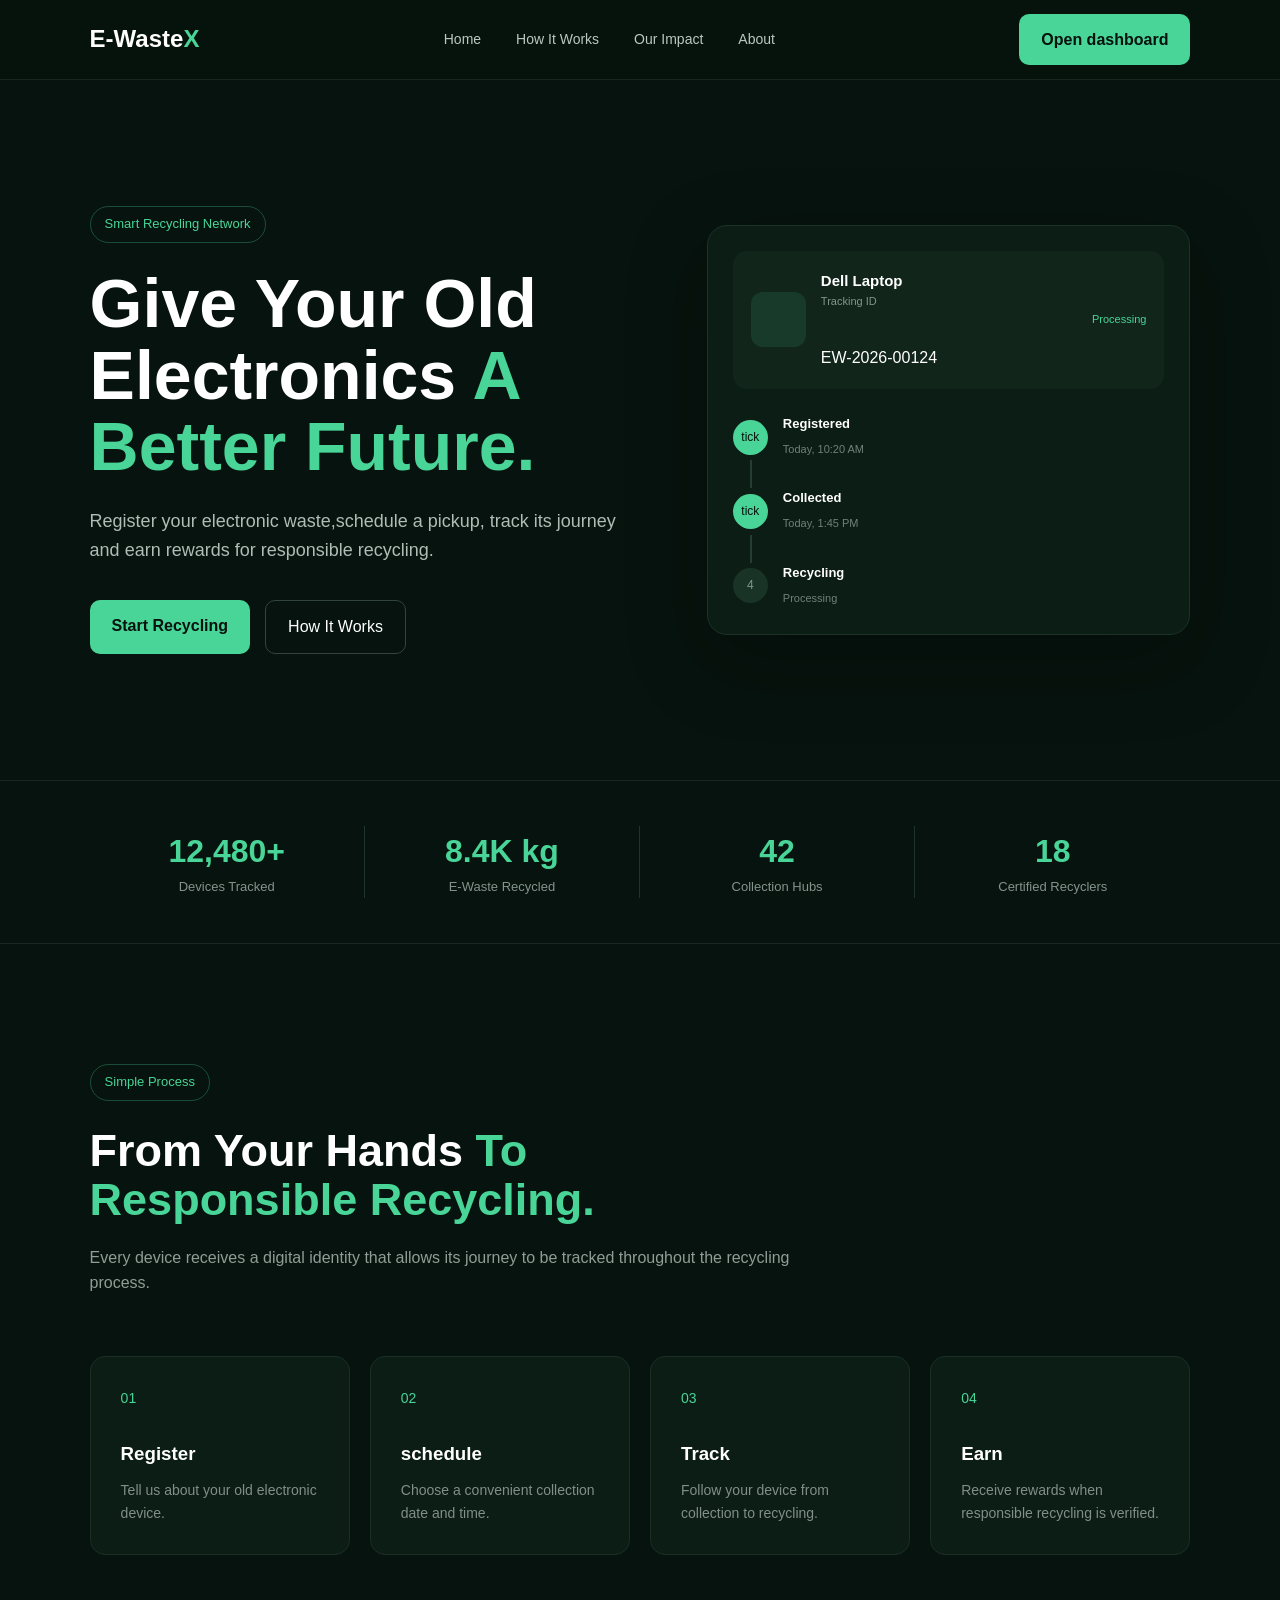
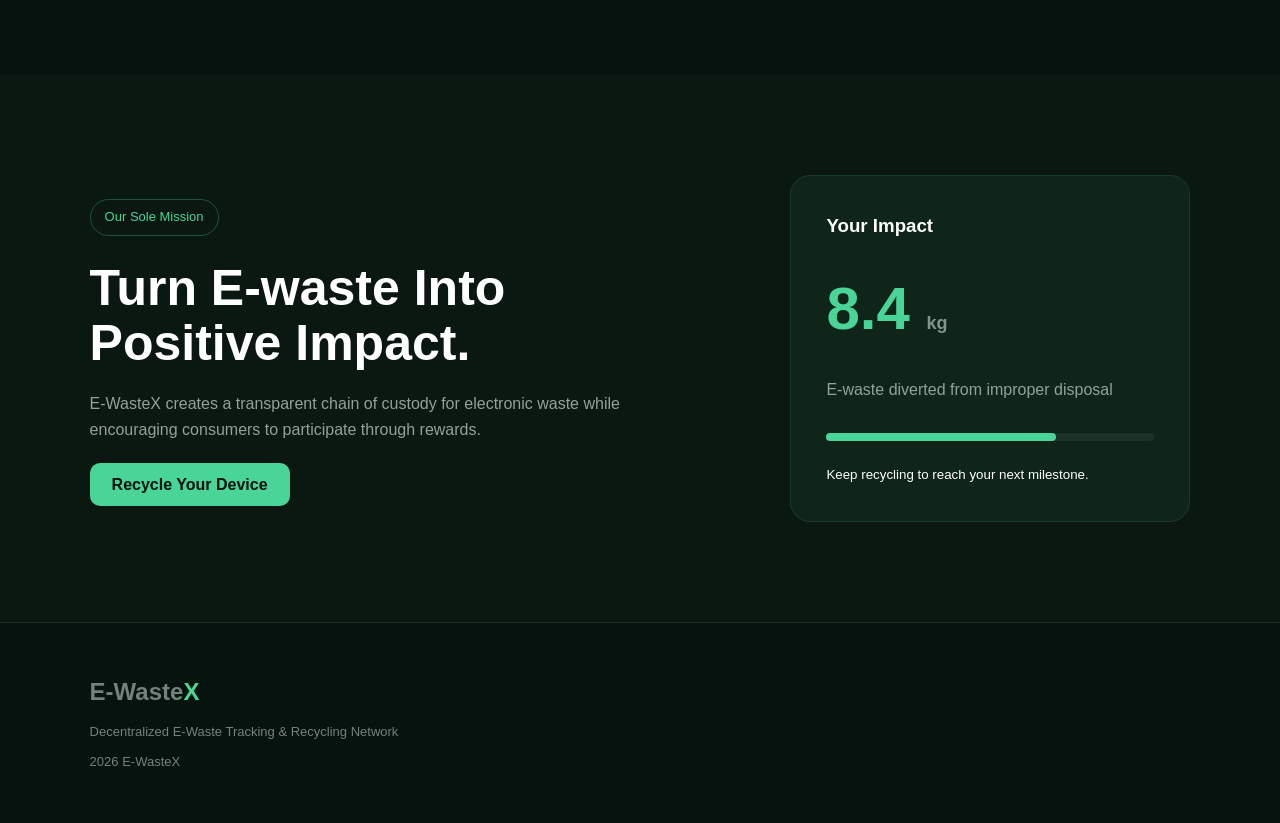
<file: index.html>
<!DOCTYPE html>
<html lang="en">
<head>
    <meta charset="UTF-8">
    <meta name="viewport" content="width=device-width, initial-scale=1.0">
    <title>E-WasteX | Smart E-Waste Recycling</title>
    <link rel="stylesheet" href="css/style.css">
</head>
<body>
     <header class="navbar">
        <div class="logo">
             E-Waste<span>X</span>
        </div>
        <nav>
            <a href="#home">Home</a>
            <a href="#how">How It Works</a>
            <a href="#impact">Our Impact</a>
            <a href="#about">About</a>
        </nav>
        <a href="dashboard.html" class="nav-button">
            Open dashboard

        </a>



     </header>
      
     <!-- HERO -->

     <section id="home" class="hero">
        <div class="hero-content">
            <div class="badge">
                Smart Recycling Network
        </div>
        <h1>
            Give Your Old Electronics
            <span>A Better Future.</span>
        </h1>
        <p>
            Register your electronic waste,schedule a pickup,
            track its journey and earn rewards for responsible recycling.
        </p>
        <div class="hero-buttons">
            <a href="dashboard.html" class="primary-button">
               Start Recycling 
            </a>
            <a href="#how" class="secondary-button">
                How It Works
            </a>
            </div>

        </div>
        <div class="hero-card">
            <div class="device-card">
                <div class="device-icon">
        </div>
        <div>
            <h3>Dell Laptop</h3>
            <p>Tracking ID</p>
            <srong>EW-2026-00124</srong>
        </div>
        <div class="status">
            Processing
        </div>

        </div>

        <div class="journey">
            <div class="journey-item active">
                <span>tick</span>
                <div>
                    <strong>Registered</strong>
                    <small>Today, 10:20 AM</small>
                </div>
             </div>
             <div class="journey-line"></div>
             <div class="journey-item active">
                <span>tick</span>
                <div>
                    <strong>Collected</strong>
                    <small>Today, 1:45 PM</small>
                </div>
             </div>
             <div class="journey-line"></div>
             <div class="journey-item">
                <span>4</span>
                <div>
                    <strong>Recycling</strong>
                    <small>Processing</small>
                </div>
             </div>
         </div>
      </div>
     </section>

      <!-- STARS -->

      <section class="stats">
        <div>
            <h2>12,480+</h2>
            <p>Devices Tracked</p>
        </div>
        <div>
            <h2>8.4K kg</h2>
            <p>E-Waste Recycled</p>
        </div>
        <div>
            <h2>42</h2>
            <p>Collection Hubs</p>
        </div>
        <div>
            <h2>18</h2>
            <p>Certified Recyclers</p>
        </div>
      </section>

      <!-- HOW IT WORKS -->

      <section id="how" class="section">
        <div class="section-heading">
            <div class="badge">
                Simple Process
                </div>
                <h2>
                    From Your Hands
                    <span>To Responsible Recycling.</span>
                </h2>
                <p>
                    Every device receives a digital identity that allows its journey to be tracked throughout
                    the recycling process.
                </p>

            </div>
            <div class="steps">
                <div class="step">
                    <div class="step-number">
                        01
                    </div>
                    <h3>Register</h3>
                    <p>Tell us about your old electronic device.</p>
                 </div>
                 <div class="step">
                    <div class="step-number">
                        02
                        </div>
                        <h3>schedule</h3>
                        <p> Choose a convenient collection date and time.</p>
                     </div>
                     <div class="step">
                        <div class="step-number">
                            03
                        </div>
                        <h3>Track</h3>
                        <p>Follow your device from collection to recycling.</p>
                        </div>

                        <div class="step">
                            <div class="step-number">
                                04
                            </div>
                            <h3>Earn</h3>
                            <p>
                                Receive rewards when responsible recycling is verified.
                            </p>
                        </div>
                    </div>
         </section>

         <!-- IMPACT -->

         <section id=" impact" class="impact">
            <div>
                <div class="badge">
                    Our Sole Mission
            </div>
            <h2>
                Turn E-waste Into Positive Impact.
            </h2>
            <p>E-WasteX creates a transparent chain of custody
                for electronic waste while encouraging consumers to participate through rewards.
            </p>
            <a href="dashboard.html" class="primary-button">
                Recycle Your Device 
            </a>
            </div>

            <div class="impact-card">
                <h3>Your Impact</h3>
                <div class="impact-number">
                    8.4 <span>kg</span>
                </div>
                <p>E-waste diverted from improper disposal</p>
                <div class="progress">
                    <div class="progress-bar"></div>
                </div>
                <small> Keep recycling to reach your next 
                     milestone.
                </small>
            </div>
         </section>

         <!-- FOOTER -->

         <footer id="about">
            <div class="logo">
                E-Waste<span>X</span>
            </div>
            <p>
                Decentralized E-Waste Tracking & Recycling Network
            </p>
            <p>  
                2026 E-WasteX
            </p>
         </footer>
    
</body>
</html>
</file>
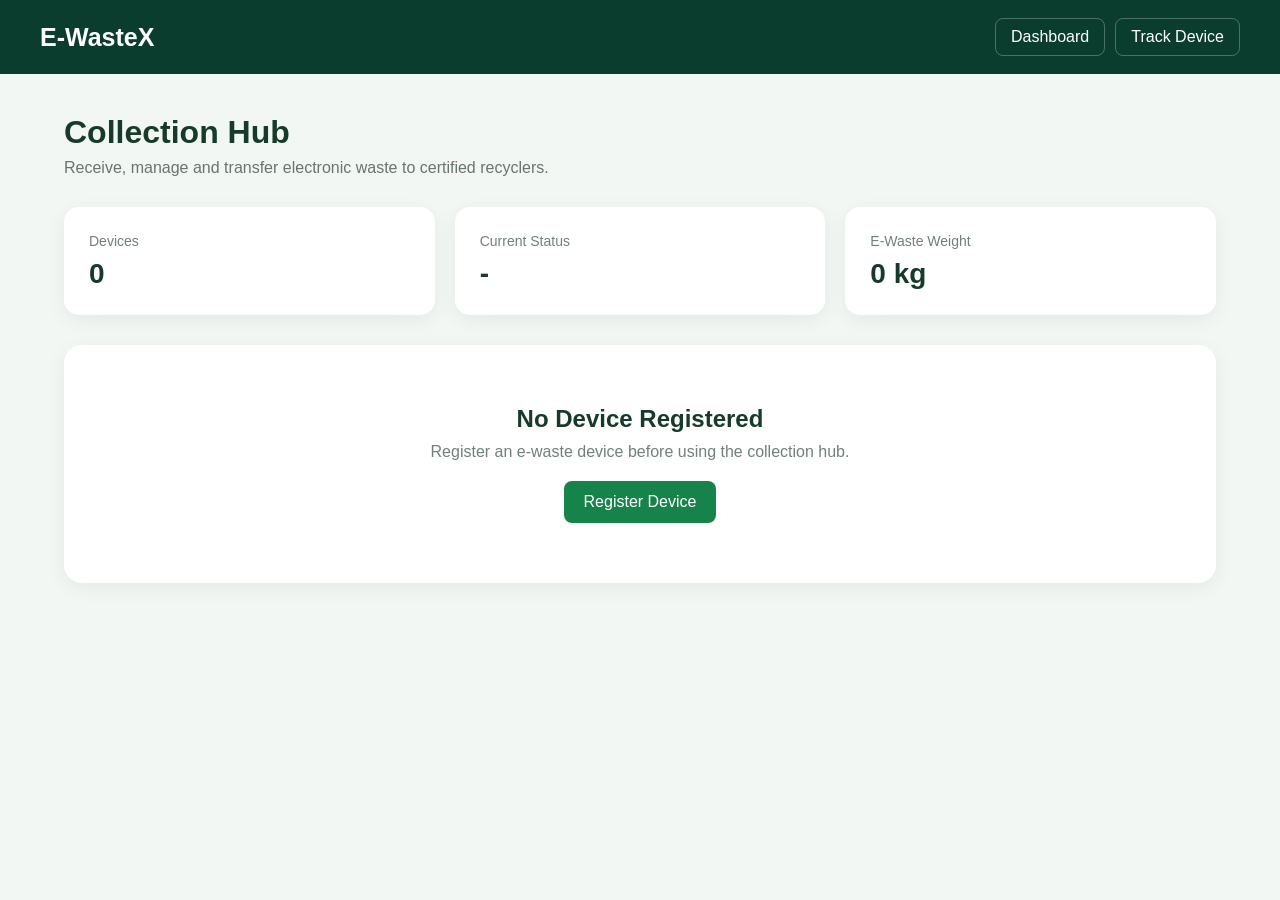
<file: hub.html>
<!DOCTYPE html>
<html lang="en">

<head>

    <meta charset="UTF-8">

    <meta name="viewport" content="width=device-width, initial-scale=1.0">

    <title>E-WasteX | Collection Hub</title>

    <style>

        * {
            margin: 0;
            padding: 0;
            box-sizing: border-box;
            font-family: Arial, sans-serif;
        }

        body {
            background: #f3f7f4;
            color: #173b2a;
        }

        /* NAVBAR */

        .navbar {
            background: #0b3d2e;
            color: white;
            padding: 18px 40px;

            display: flex;
            justify-content: space-between;
            align-items: center;
        }

        .logo {
            font-size: 25px;
            font-weight: bold;
        }

        .nav-links {
            display: flex;
            gap: 10px;
        }

        .nav-links a {
            color: white;
            text-decoration: none;

            padding: 9px 15px;

            border: 1px solid #ffffff44;

            border-radius: 8px;
        }

        .nav-links a:hover {
            background: #ffffff15;
        }


        /* MAIN */

        .container {
            width: 90%;
            max-width: 1200px;
            margin: 40px auto;
        }

        .page-header {
            margin-bottom: 30px;
        }

        .page-header h1 {
            font-size: 32px;
            margin-bottom: 8px;
        }

        .page-header p {
            color: #68756e;
        }


        /* STATS */

        .stats {
            display: grid;
            grid-template-columns: repeat(3, 1fr);
            gap: 20px;

            margin-bottom: 30px;
        }

        .stat {
            background: white;

            padding: 25px;

            border-radius: 15px;

            box-shadow: 0 5px 20px rgba(0,0,0,0.06);
        }

        .stat span {
            color: #718078;
            font-size: 14px;
        }

        .stat h2 {
            margin-top: 8px;
            font-size: 28px;
        }


        /* MESSAGE */

        .message {
            display: none;

            background: #e5f7ed;
            color: #16834b;

            padding: 15px 20px;

            border-radius: 10px;

            margin-bottom: 20px;

            font-weight: bold;
        }


        /* DEVICE CARD */

        .device-card {
            background: white;

            padding: 30px;

            border-radius: 18px;

            box-shadow: 0 5px 25px rgba(0,0,0,0.07);
        }

        .device-top {
            display: flex;

            justify-content: space-between;

            align-items: center;

            gap: 20px;

            margin-bottom: 30px;
        }

        .device-name h2 {
            margin-bottom: 7px;
        }

        .tracking-id {
            color: #718078;
            font-size: 14px;
        }

        .status {
            padding: 10px 18px;

            border-radius: 30px;

            background: #fff4d6;

            color: #936500;

            font-weight: bold;

            white-space: nowrap;
        }


        /* INFORMATION */

        .info-grid {
            display: grid;

            grid-template-columns: repeat(4, 1fr);

            gap: 15px;

            margin-bottom: 30px;
        }

        .info-box {
            background: #f5f8f6;

            padding: 18px;

            border-radius: 10px;
        }

        .info-box span {
            display: block;

            color: #718078;

            font-size: 13px;

            margin-bottom: 7px;
        }

        .info-box strong {
            font-size: 15px;
        }


        /* LIFECYCLE */

        .section-title {
            margin-bottom: 15px;
        }

        .lifecycle {
            display: grid;

            grid-template-columns: repeat(4, 1fr);

            gap: 12px;

            margin-bottom: 30px;
        }

        .stage {
            padding: 18px;

            background: #f5f8f6;

            border-radius: 12px;

            text-align: center;

            border: 2px solid transparent;
        }

        .stage-icon {
            font-size: 25px;

            margin-bottom: 8px;
        }

        .stage span {
            display: block;

            color: #718078;

            font-size: 12px;

            margin-top: 5px;
        }

        .stage.active {
            background: #e5f7ed;

            border-color: #16834b;

            color: #16834b;
        }


        /* ACTION AREA */

        .action-area {
            background: #f5f8f6;

            padding: 25px;

            border-radius: 15px;
        }

        .action-area h3 {
            margin-bottom: 8px;
        }

        .action-area p {
            color: #718078;

            margin-bottom: 20px;

            font-size: 14px;
        }

        .buttons {
            display: flex;

            gap: 12px;

            flex-wrap: wrap;
        }

        button {
            border: none;

            padding: 14px 20px;

            border-radius: 9px;

            cursor: pointer;

            font-size: 14px;

            font-weight: bold;

            transition: 0.2s;
        }

        button:hover {
            transform: translateY(-2px);
        }

        button:disabled {
            background: #cbd5cf !important;

            color: #68756e !important;

            cursor: not-allowed;

            transform: none;
        }

        .collect {
            background: #16834b;

            color: white;
        }

        .receive {
            background: #0b3d2e;

            color: white;
        }

        .recycler {
            background: #7656e8;

            color: white;
        }


        /* EMPTY */

        .empty {
            background: white;

            padding: 60px 30px;

            text-align: center;

            border-radius: 18px;

            box-shadow: 0 5px 20px rgba(0,0,0,0.06);
        }

        .empty h2 {
            margin-bottom: 10px;
        }

        .empty p {
            color: #718078;

            margin-bottom: 20px;
        }

        .empty a {
            display: inline-block;

            background: #16834b;

            color: white;

            text-decoration: none;

            padding: 12px 20px;

            border-radius: 8px;
        }


        /* MOBILE */

        @media (max-width: 800px) {

            .navbar {
                padding: 15px 20px;
            }

            .container {
                width: 92%;

                margin: 25px auto;
            }

            .stats {
                grid-template-columns: 1fr;
            }

            .info-grid {
                grid-template-columns: repeat(2, 1fr);
            }

            .lifecycle {
                grid-template-columns: repeat(2, 1fr);
            }

            .device-top {
                flex-direction: column;

                align-items: flex-start;
            }

        }

    </style>

</head>


<body>


    <!-- NAVBAR -->

    <nav class="navbar">

        <div class="logo">
            E-WasteX
        </div>


        <div class="nav-links">

            <a href="dashboard.html">
                Dashboard
            </a>

            <a href="track.html">
                Track Device
            </a>

        </div>

    </nav>



    <!-- MAIN -->

    <main class="container">


        <div class="page-header">

            <h1>
                Collection Hub
            </h1>

            <p>
                Receive, manage and transfer electronic waste to certified recyclers.
            </p>

        </div>



        <!-- MESSAGE -->

        <div
            class="message"
            id="message">
        </div>



        <!-- STATS -->

        <div class="stats">


            <div class="stat">

                <span>
                    Devices
                </span>

                <h2 id="deviceCount">
                    0
                </h2>

            </div>


            <div class="stat">

                <span>
                    Current Status
                </span>

                <h2 id="currentStatus">
                    -
                </h2>

            </div>


            <div class="stat">

                <span>
                    E-Waste Weight
                </span>

                <h2 id="weight">
                    0 kg
                </h2>

            </div>


        </div>



        <!-- DEVICE AREA -->

        <div id="deviceArea"></div>


    </main>



    <script>


        /* GET DEVICE */

        let device = JSON.parse(
            localStorage.getItem("ewasteDevice")
        );



        /* NO DEVICE */

        if (!device) {

            document.getElementById(
                "deviceArea"
            ).innerHTML = `

                <div class="empty">

                    <h2>
                        No Device Registered
                    </h2>

                    <p>
                        Register an e-waste device before using the collection hub.
                    </p>

                    <a href="register.html">
                        Register Device
                    </a>

                </div>

            `;

        }


        /* DEVICE EXISTS */

        else {

            renderHub();

        }



        /* RENDER HUB */

        function renderHub() {


            document.getElementById(
                "deviceCount"
            ).textContent = "1";


            document.getElementById(
                "currentStatus"
            ).textContent = device.status;


            document.getElementById(
                "weight"
            ).textContent =
                (device.weight || 0) + " kg";



            document.getElementById(
                "deviceArea"
            ).innerHTML = `

                <div class="device-card">


                    <!-- DEVICE HEADER -->

                    <div class="device-top">

                        <div class="device-name">

                            <h2>
                                ${device.brand || ""}
                                ${device.model || ""}
                            </h2>

                            <p class="tracking-id">

                                Tracking ID:
                                ${device.id}

                            </p>

                        </div>


                        <div class="status">

                            📦 ${device.status}

                        </div>

                    </div>



                    <!-- DEVICE INFORMATION -->

                    <div class="info-grid">


                        <div class="info-box">

                            <span>
                                Device Type
                            </span>

                            <strong>
                                ${device.type || "-"}
                            </strong>

                        </div>


                        <div class="info-box">

                            <span>
                                Brand
                            </span>

                            <strong>
                                ${device.brand || "-"}
                            </strong>

                        </div>


                        <div class="info-box">

                            <span>
                                Model
                            </span>

                            <strong>
                                ${device.model || "-"}
                            </strong>

                        </div>


                        <div class="info-box">

                            <span>
                                Condition
                            </span>

                            <strong>
                                ${device.condition || "-"}
                            </strong>

                        </div>


                        <div class="info-box">

                            <span>
                                Weight
                            </span>

                            <strong>
                                ${device.weight || 0} kg
                            </strong>

                        </div>


                        <div class="info-box">

                            <span>
                                Pickup Location
                            </span>

                            <strong>
                                ${device.location || "-"}
                            </strong>

                        </div>


                        <div class="info-box">

                            <span>
                                Registration Date
                            </span>

                            <strong>
                                ${device.date || "-"}
                            </strong>

                        </div>


                        <div class="info-box">

                            <span>
                                Reward
                            </span>

                            <strong>
                                ${device.reward || 0} Points
                            </strong>

                        </div>

                    </div>



                    <!-- LIFECYCLE -->

                    <h2 class="section-title">
                        Collection Lifecycle
                    </h2>


                    <div class="lifecycle">


                        <div
                            class="stage"
                            id="stageRegistered">

                            <div class="stage-icon">
                                📝
                            </div>

                            <strong>
                                Registered
                            </strong>

                            <span>
                                Device registered
                            </span>

                        </div>


                        <div
                            class="stage"
                            id="stagePickup">

                            <div class="stage-icon">
                                🚚
                            </div>

                            <strong>
                                Collected
                            </strong>

                            <span>
                                Pickup completed
                            </span>

                        </div>


                        <div
                            class="stage"
                            id="stageHub">

                            <div class="stage-icon">
                                🏢
                            </div>

                            <strong>
                                At Hub
                            </strong>

                            <span>
                                Received at hub
                            </span>

                        </div>


                        <div
                            class="stage"
                            id="stageRecycler">

                            <div class="stage-icon">
                                ♻️
                            </div>

                            <strong>
                                Recycler
                            </strong>

                            <span>
                                Sent to recycler
                            </span>

                        </div>


                    </div>



                    <!-- ACTIONS -->

                    <div class="action-area">


                        <h3>
                            Hub Actions
                        </h3>


                        <p>
                            Move the device through each stage of the collection process.
                        </p>


                        <div class="buttons">


                            <!-- OPTION 1 -->

                            <button
                                class="collect"
                                id="collectBtn"
                                onclick="markCollected()">

                                🚚 Mark as Collected

                            </button>


                            <!-- OPTION 2 -->

                            <button
                                class="receive"
                                id="receiveBtn"
                                onclick="receiveAtHub()">

                                🏢 Receive at Hub

                            </button>


                            <!-- OPTION 3 -->

                            <button
                                class="recycler"
                                id="recyclerBtn"
                                onclick="sendToRecycler() {

    if (
        device.status !==
        "Collection Hub"
    ) {

        showMessage(
            "The device must be received at the hub first."
        );

        return;
    }

    device.status =
        "Certified Recycler";


    localStorage.setItem(
        "ewasteDevice",
        JSON.stringify(device)
    );


    window.location.href =
        "recycler.html";
                                }">

                                ♻️ Send to Recycler

                            </button>


                        </div>

                    </div>


                </div>

            `;


            updateInterface();

        }



        /* MARK COLLECTED */

        function markCollected() {


            if (
                device.status !==
                "Pickup Scheduled"
            ) {

                showMessage(
                    "The device must have a scheduled pickup first."
                );

                return;

            }


            device.status =
                "Collected";


            saveDevice();


            showMessage(
                "✓ Device marked as collected."
            );

        }



        /* RECEIVE AT HUB */

        function receiveAtHub() {


            if (
                device.status !==
                "Collected"
            ) {

                showMessage(
                    "The device must be collected before receiving it at the hub."
                );

                return;

            }


            device.status =
                "Collection Hub";


            saveDevice();


            showMessage(
                "✓ Device received at collection hub."
            );

        }



        /* SEND TO RECYCLER */

        function sendToRecycler() {


            if (
                device.status !==
                "Collection Hub"
            ) {

                showMessage(
                    "The device must be received at the hub first."
                );

                return;

            }


            device.status =
                "Certified Recycler";


            localStorage.setItem(
                "ewasteDevice",
                JSON.stringify(device)
            );


            /*
                Automatically open recycler dashboard
            */

            window.location.href =
                "recycler.html";

        }



        /* SAVE DEVICE */

        function saveDevice() {


            localStorage.setItem(
                "ewasteDevice",
                JSON.stringify(device)
            );


            renderHub();

        }



        /* UPDATE BUTTONS */

        function updateInterface() {


            const collectBtn =
                document.getElementById(
                    "collectBtn"
                );

            const receiveBtn =
                document.getElementById(
                    "receiveBtn"
                );

            const recyclerBtn =
                document.getElementById(
                    "recyclerBtn"
                );


            if (!collectBtn) return;



            /*
                PICKUP SCHEDULED
            */

            if (
                device.status ===
                "Pickup Scheduled"
            ) {

                collectBtn.disabled = false;

                receiveBtn.disabled = true;

                recyclerBtn.disabled = true;

                activate(
                    "stageRegistered"
                );

                activate(
                    "stagePickup"
                );

            }



            /*
                COLLECTED
            */

            else if (
                device.status ===
                "Collected"
            ) {

                collectBtn.disabled = true;

                receiveBtn.disabled = false;

                recyclerBtn.disabled = true;

                activate(
                    "stageRegistered"
                );

                activate(
                    "stagePickup"
                );

            }



            /*
                COLLECTION HUB
            */

            else if (
                device.status ===
                "Collection Hub"
            ) {

                collectBtn.disabled = true;

                receiveBtn.disabled = true;

                recyclerBtn.disabled = false;

                activate(
                    "stageRegistered"
                );

                activate(
                    "stagePickup"
                );

                activate(
                    "stageHub"
                );

            }



            /*
                RECYCLER
            */

            else if (
                device.status ===
                "Certified Recycler"
            ) {

                collectBtn.disabled = true;

                receiveBtn.disabled = true;

                recyclerBtn.disabled = true;

                activate(
                    "stageRegistered"
                );

                activate(
                    "stagePickup"
                );

                activate(
                    "stageHub"
                );

                activate(
                    "stageRecycler"
                );

            }



            /*
                OTHER STATUS
            */

            else {

                collectBtn.disabled = true;

                receiveBtn.disabled = true;

                recyclerBtn.disabled = true;

            }

        }



        /* ACTIVATE LIFECYCLE STAGE */

        function activate(id) {

            const stage =
                document.getElementById(id);

            if (stage) {

                stage.classList.add(
                    "active"
                );

            }

        }



        /* MESSAGE */

        function showMessage(text) {


            const message =
                document.getElementById(
                    "message"
                );


            message.textContent =
                text;


            message.style.display =
                "block";


            setTimeout(
                function () {

                    message.style.display =
                        "none";

                },
                3000
            );

        }

    </script>


</body>

</html>
</file>
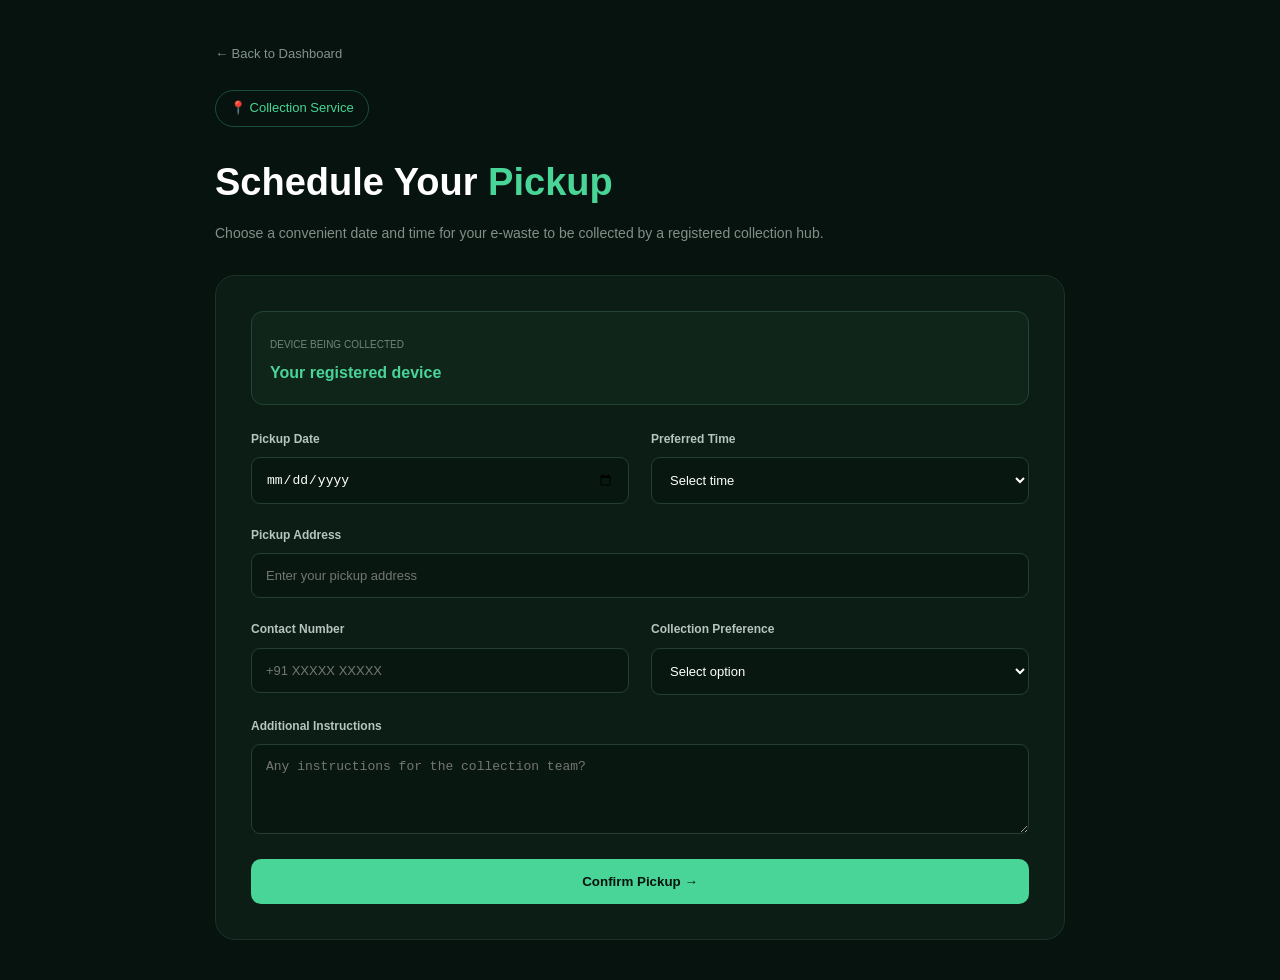
<file: pickup.html>
<!DOCTYPE html>
<html lang="en">

<head>

    <meta charset="UTF-8">

    <meta name="viewport" content="width=device-width, initial-scale=1.0">

    <title>E-WasteX | Schedule Pickup</title>

    <link rel="stylesheet" href="css/style.css">

    <style>

        body {
            background: #07130e;
        }

        .pickup-page {
            min-height: 100vh;

            display: flex;

            justify-content: center;

            align-items: center;

            padding: 40px 20px;
        }

        .pickup-container {
            width: 100%;

            max-width: 850px;
        }

        .back-link {
            color: #82948b;

            text-decoration: none;

            font-size: 13px;

            display: inline-block;

            margin-bottom: 25px;
        }

        .back-link:hover {
            color: #48d597;
        }

        .pickup-header {
            margin-bottom: 30px;
        }

        .pickup-header h1 {
            font-size: 38px;

            margin-bottom: 10px;
        }

        .pickup-header h1 span {
            color: #48d597;
        }

        .pickup-header p {
            color: #819087;

            font-size: 14px;
        }

        .pickup-card {
            background: #0c1d15;

            border: 1px solid #1b3328;

            border-radius: 20px;

            padding: 35px;
        }

        .device-summary {
            background: #10251a;

            border: 1px solid #244434;

            border-radius: 12px;

            padding: 18px;

            margin-bottom: 25px;
        }

        .device-summary small {
            color: #73857c;

            font-size: 10px;
        }

        .device-summary strong {
            display: block;

            color: #48d597;

            margin-top: 5px;
        }

        .form-grid {
            display: grid;

            grid-template-columns: 1fr 1fr;

            gap: 22px;
        }

        .form-group {
            display: flex;

            flex-direction: column;

            gap: 8px;
        }

        .form-group.full {
            grid-column: 1 / -1;
        }

        label {
            color: #b6c5bd;

            font-size: 12px;

            font-weight: 600;
        }

        input,
        select,
        textarea {

            width: 100%;

            padding: 14px;

            background: #081810;

            color: white;

            border: 1px solid #263e31;

            border-radius: 9px;

            outline: none;

            font-size: 13px;
        }

        input:focus,
        select:focus,
        textarea:focus {

            border-color: #48d597;
        }

        textarea {
            min-height: 90px;

            resize: vertical;
        }

        .pickup-button {

            width: 100%;

            margin-top: 25px;

            padding: 15px;

            background: #48d597;

            border: none;

            border-radius: 10px;

            color: #06120d;

            font-weight: 800;

            cursor: pointer;
        }


        /* SUCCESS */

        .success {

            display: none;

            text-align: center;

            padding: 30px 10px;
        }

        .success-icon {

            width: 70px;

            height: 70px;

            margin: 0 auto 20px;

            background: #48d597;

            color: #06120d;

            border-radius: 50%;

            display: flex;

            align-items: center;

            justify-content: center;

            font-size: 30px;
        }

        .success h2 {

            margin-bottom: 10px;
        }

        .success p {

            color: #819087;

            font-size: 13px;

            margin-bottom: 20px;
        }

        .pickup-details {

            background: #10251a;

            border: 1px dashed #48d597;

            border-radius: 12px;

            padding: 20px;

            margin-bottom: 25px;
        }

        .pickup-details strong {

            color: #48d597;

            font-size: 18px;
        }

        .dashboard-button {

            display: inline-block;

            padding: 12px 20px;

            background: #48d597;

            color: #06120d;

            text-decoration: none;

            border-radius: 9px;

            font-weight: 700;

            font-size: 12px;
        }


        @media(max-width:650px) {

            .form-grid {

                grid-template-columns: 1fr;
            }

            .form-group.full {

                grid-column: auto;
            }

            .pickup-card {

                padding: 25px 20px;
            }

        }

    </style>

</head>


<body>


<div class="pickup-page">

    <div class="pickup-container">


        <a href="dashboard.html" class="back-link">
            ← Back to Dashboard
        </a>


        <div class="pickup-header">

            <div class="badge">
                📍 Collection Service
            </div>

            <h1>
                Schedule Your <span>Pickup</span>
            </h1>

            <p>
                Choose a convenient date and time for your e-waste
                to be collected by a registered collection hub.
            </p>

        </div>


        <div class="pickup-card">


            <!-- DEVICE -->

            <div class="device-summary">

                <small>
                    DEVICE BEING COLLECTED
                </small>

                <strong id="deviceDisplay">
                    Your registered device
                </strong>

            </div>


            <!-- FORM -->

            <form id="pickupForm">


                <div class="form-grid">


                    <div class="form-group">

                        <label>
                            Pickup Date
                        </label>

                        <input
                            type="date"
                            id="pickupDate"
                            required
                        >

                    </div>


                    <div class="form-group">

                        <label>
                            Preferred Time
                        </label>

                        <select
                            id="pickupTime"
                            required
                        >

                            <option value="">
                                Select time
                            </option>

                            <option>
                                10:00 AM - 12:00 PM
                            </option>

                            <option>
                                12:00 PM - 2:00 PM
                            </option>

                            <option>
                                2:00 PM - 4:00 PM
                            </option>

                            <option>
                                4:00 PM - 6:00 PM
                            </option>

                        </select>

                    </div>


                    <div class="form-group full">

                        <label>
                            Pickup Address
                        </label>

                        <input
                            type="text"
                            id="address"
                            placeholder="Enter your pickup address"
                            required
                        >

                    </div>


                    <div class="form-group">

                        <label>
                            Contact Number
                        </label>

                        <input
                            type="tel"
                            id="phone"
                            placeholder="+91 XXXXX XXXXX"
                            required
                        >

                    </div>


                    <div class="form-group">

                        <label>
                            Collection Preference
                        </label>

                        <select
                            id="preference"
                            required
                        >

                            <option value="">
                                Select option
                            </option>

                            <option>
                                Doorstep Pickup
                            </option>

                            <option>
                                Drop at Collection Hub
                            </option>

                        </select>

                    </div>


                    <div class="form-group full">

                        <label>
                            Additional Instructions
                        </label>

                        <textarea
                            id="instructions"
                            placeholder="Any instructions for the collection team?"
                        ></textarea>

                    </div>


                </div>


                <button
                    type="submit"
                    class="pickup-button"
                >

                    Confirm Pickup →

                </button>


            </form>


            <!-- SUCCESS -->

            <div
                class="success"
                id="success"
            >

                <div class="success-icon">
                    ✓
                </div>

                <h2>
                    Pickup Scheduled!
                </h2>

                <p>
                    Your collection request has been created.
                </p>


                <div class="pickup-details">

                    <strong id="pickupConfirmation">
                        Pickup confirmed
                    </strong>

                </div>


                <a
                    href="dashboard.html"
                    class="dashboard-button"
                >
                    Return to Dashboard
                </a>

            </div>


        </div>

    </div>

</div>



<script>

    /*
       LOAD REGISTERED DEVICE
    */

    const savedDevice =
        JSON.parse(
            localStorage.getItem("ewasteDevice")
        );


    if (savedDevice) {

        document.getElementById(
            "deviceDisplay"
        ).textContent =

            savedDevice.brand +
            " " +
            savedDevice.model +
            " • " +
            savedDevice.id;

    }


    /*
       FORM SUBMISSION
    */

    const pickupForm =
        document.getElementById("pickupForm");


    pickupForm.addEventListener(
        "submit",
        function(event) {

            event.preventDefault();


            const pickupDate =
                document.getElementById(
                    "pickupDate"
                ).value;


            const pickupTime =
                document.getElementById(
                    "pickupTime"
                ).value;


            const address =
                document.getElementById(
                    "address"
                ).value;


            const phone =
                document.getElementById(
                    "phone"
                ).value;


            /*
               CREATE PICKUP
            */

            const pickup = {

                date: pickupDate,

                time: pickupTime,

                address: address,

                phone: phone,

                status: "Pickup Scheduled"

            };


            /*
               SAVE PICKUP
            */

            localStorage.setItem(
                "ewastePickup",
                JSON.stringify(pickup)
            );


            /*
               UPDATE DEVICE STATUS
            */

            if (savedDevice) {

                savedDevice.status =
                    "Pickup Scheduled";

                localStorage.setItem(
                    "ewasteDevice",
                    JSON.stringify(savedDevice)
                );

            }


            /*
               SHOW SUCCESS
            */

            document.getElementById(
                "pickupConfirmation"
            ).textContent =

                "Pickup: " +
                pickupDate +
                " • " +
                pickupTime;


            pickupForm.style.display =
                "none";


            document.getElementById(
                "success"
            ).style.display =
                "block";

        }

    );

</script>


</body>

</html>
</file>
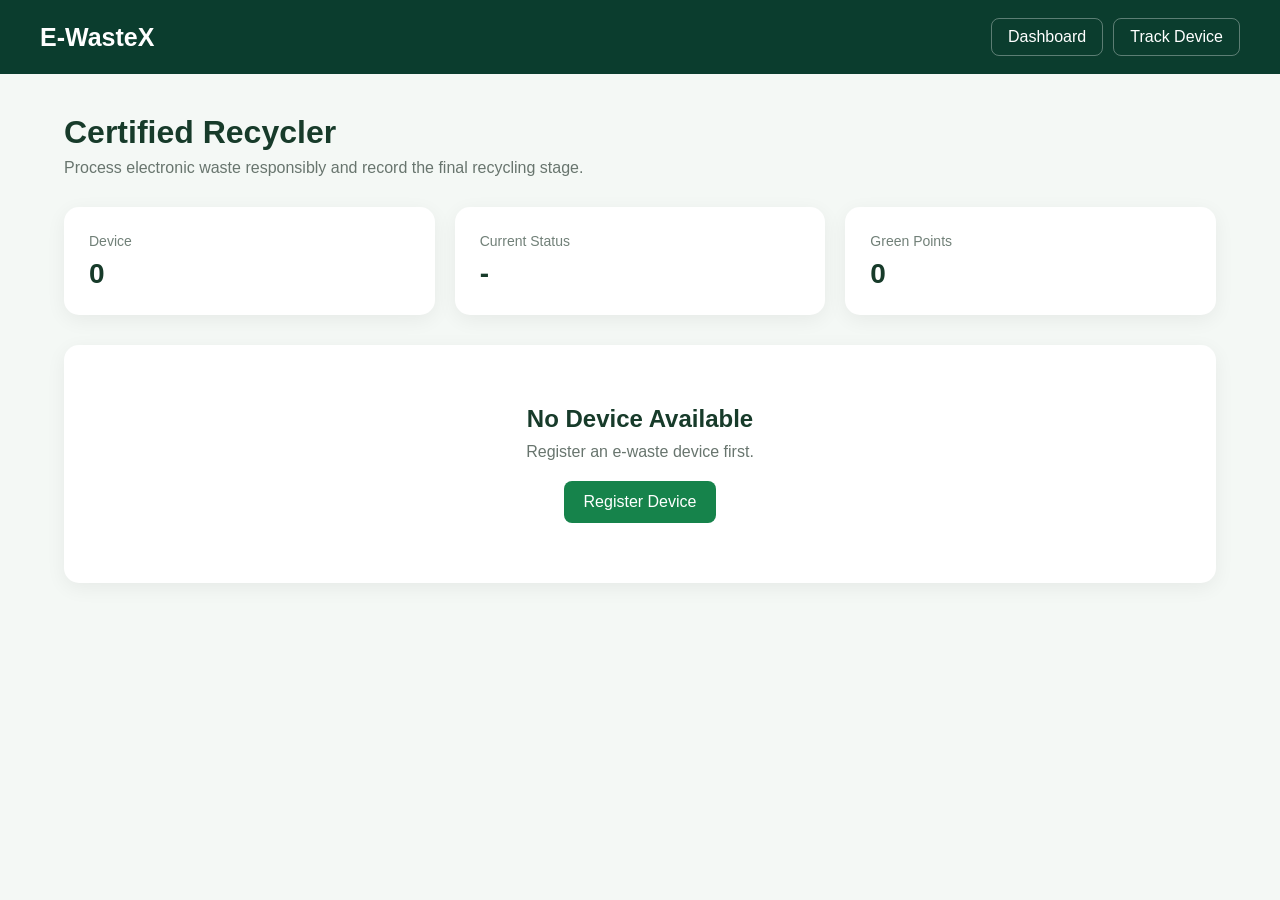
<file: recycler.html>
<!DOCTYPE html>
<html lang="en">

<head>

    <meta charset="UTF-8">

    <meta name="viewport" content="width=device-width, initial-scale=1.0">

    <title>E-WasteX | Recycler Dashboard</title>

    <style>

        * {
            margin: 0;
            padding: 0;
            box-sizing: border-box;
            font-family: Arial, sans-serif;
        }

        body {
            background: #f4f8f5;
            color: #173b2a;
        }

        /* NAVBAR */

        .navbar {
            background: #0b3d2e;
            color: white;
            padding: 18px 40px;

            display: flex;
            justify-content: space-between;
            align-items: center;
        }

        .logo {
            font-size: 25px;
            font-weight: bold;
        }

        .nav-links {
            display: flex;
            gap: 10px;
        }

        .nav-btn {
            color: white;
            text-decoration: none;

            border: 1px solid #ffffff55;

            padding: 9px 16px;

            border-radius: 8px;
        }

        .nav-btn:hover {
            background: #ffffff15;
        }

        /* MAIN */

        .container {
            width: 90%;
            max-width: 1200px;
            margin: 40px auto;
        }

        .page-title {
            margin-bottom: 30px;
        }

        .page-title h1 {
            font-size: 32px;
            margin-bottom: 8px;
        }

        .page-title p {
            color: #68756e;
        }

        /* STATS */

        .stats {
            display: grid;
            grid-template-columns: repeat(3, 1fr);
            gap: 20px;

            margin-bottom: 30px;
        }

        .stat-card {
            background: white;

            padding: 25px;

            border-radius: 15px;

            box-shadow:
                0 5px 20px rgba(0,0,0,0.06);
        }

        .stat-card span {
            color: #718078;
            font-size: 14px;
        }

        .stat-card h2 {
            font-size: 28px;
            margin-top: 8px;
        }

        /* MESSAGE */

        .message {
            display: none;

            background: #e5f7ed;
            color: #16834b;

            padding: 15px 20px;

            border-radius: 10px;

            margin-bottom: 20px;

            font-weight: bold;
        }

        /* DEVICE */

        .device-card {
            background: white;

            padding: 30px;

            border-radius: 15px;

            box-shadow:
                0 5px 20px rgba(0,0,0,0.06);
        }

        .device-header {
            display: flex;

            justify-content: space-between;

            align-items: center;

            margin-bottom: 25px;
        }

        .device-header h2 {
            margin-bottom: 6px;
        }

        .tracking-id {
            color: #718078;
            font-size: 14px;
        }

        .status {
            background: #eee9ff;

            color: #6847d9;

            padding: 10px 18px;

            border-radius: 30px;

            font-weight: bold;
        }

        /* INFORMATION */

        .info-grid {
            display: grid;

            grid-template-columns:
                repeat(4, 1fr);

            gap: 15px;

            margin-bottom: 30px;
        }

        .info-box {
            background: #f6f9f7;

            padding: 18px;

            border-radius: 10px;
        }

        .info-box span {
            display: block;

            color: #718078;

            font-size: 13px;

            margin-bottom: 7px;
        }

        .info-box strong {
            font-size: 16px;
        }

        /* PROCESS */

        .process-title {
            margin-bottom: 15px;
        }

        .process-box {
            background: #f6f9f7;

            padding: 25px;

            border-radius: 12px;

            margin-bottom: 25px;
        }

        .process-step {
            display: flex;

            align-items: center;

            gap: 15px;

            margin-bottom: 18px;
        }

        .process-step:last-child {
            margin-bottom: 0;
        }

        .step-circle {
            width: 32px;
            height: 32px;

            border-radius: 50%;

            background: #dce5df;

            display: flex;

            align-items: center;

            justify-content: center;

            font-weight: bold;

            flex-shrink: 0;
        }

        .step-complete .step-circle {
            background: #16834b;
            color: white;
        }

        .step-current .step-circle {
            background: #7a5cff;
            color: white;
        }

        .step-text strong {
            display: block;
            margin-bottom: 3px;
        }

        .step-text span {
            color: #718078;
            font-size: 13px;
        }

        /* ACTIONS */

        .actions {
            display: flex;

            gap: 12px;

            flex-wrap: wrap;
        }

        button {
            border: none;

            cursor: pointer;

            padding: 13px 20px;

            border-radius: 8px;

            font-size: 15px;

            font-weight: bold;
        }

        .processing-btn {
            background: #7a5cff;
            color: white;
        }

        .recycle-btn {
            background: #16834b;
            color: white;
        }

        button:hover {
            opacity: 0.9;
        }

        button:disabled {
            background: #cbd5cf;

            color: #68756e;

            cursor: not-allowed;
        }

        /* REWARD */

        .reward {
            margin-top: 25px;

            background: #0b3d2e;

            color: white;

            padding: 25px;

            border-radius: 15px;

            display: flex;

            justify-content: space-between;

            align-items: center;
        }

        .reward p {
            color: #c9ddd4;

            margin-top: 5px;
        }

        .points {
            font-size: 30px;
            font-weight: bold;
        }

        /* EMPTY */

        .empty {
            background: white;

            padding: 60px 30px;

            text-align: center;

            border-radius: 15px;

            box-shadow:
                0 5px 20px rgba(0,0,0,0.06);
        }

        .empty h2 {
            margin-bottom: 10px;
        }

        .empty p {
            color: #68756e;
            margin-bottom: 20px;
        }

        .empty a {
            display: inline-block;

            background: #16834b;

            color: white;

            text-decoration: none;

            padding: 12px 20px;

            border-radius: 8px;
        }

        /* MOBILE */

        @media (max-width: 750px) {

            .navbar {
                padding: 15px 20px;
            }

            .container {
                width: 92%;
                margin: 25px auto;
            }

            .stats {
                grid-template-columns: 1fr;
            }

            .info-grid {
                grid-template-columns: repeat(2, 1fr);
            }

            .device-header {
                flex-direction: column;

                align-items: flex-start;

                gap: 15px;
            }

            .reward {
                flex-direction: column;

                align-items: flex-start;

                gap: 15px;
            }

        }

    </style>

</head>


<body>


    <!-- NAVBAR -->

    <nav class="navbar">

        <div class="logo">
            E-WasteX
        </div>

        <div class="nav-links">

            <a href="dashboard.html"
               class="nav-btn">
                Dashboard
            </a>

            <a href="track.html"
               class="nav-btn">
                Track Device
            </a>

        </div>

    </nav>


    <!-- MAIN -->

    <main class="container">


        <div class="page-title">

            <h1>
                Certified Recycler
            </h1>

            <p>
                Process electronic waste responsibly and record the final recycling stage.
            </p>

        </div>


        <!-- MESSAGE -->

        <div
            class="message"
            id="message">
        </div>


        <!-- STATISTICS -->

        <div class="stats">


            <div class="stat-card">

                <span>
                    Device
                </span>

                <h2 id="deviceCount">
                    0
                </h2>

            </div>


            <div class="stat-card">

                <span>
                    Current Status
                </span>

                <h2 id="currentStatus">
                    -
                </h2>

            </div>


            <div class="stat-card">

                <span>
                    Green Points
                </span>

                <h2 id="points">
                    0
                </h2>

            </div>


        </div>


        <!-- DEVICE AREA -->

        <div id="deviceArea">
        </div>


    </main>


    <script>


        /*
        =====================================
        GET DEVICE
        =====================================
        */

        let device =
            JSON.parse(
                localStorage.getItem("ewasteDevice")
            );


        /*
        =====================================
        NO DEVICE
        =====================================
        */

        if (!device) {

            document.getElementById(
                "deviceArea"
            ).innerHTML = `

                <div class="empty">

                    <h2>
                        No Device Available
                    </h2>

                    <p>
                        Register an e-waste device first.
                    </p>

                    <a href="register.html">
                        Register Device
                    </a>

                </div>

            `;

        }

        else {

            showRecycler();

        }


        /*
        =====================================
        SHOW RECYCLER PAGE
        =====================================
        */

        function showRecycler() {


            document.getElementById(
                "deviceCount"
            ).textContent = "1";


            document.getElementById(
                "currentStatus"
            ).textContent =
                device.status;


            document.getElementById(
                "points"
            ).textContent =
                device.reward || 0;



            document.getElementById(
                "deviceArea"
            ).innerHTML = `

                <div class="device-card">


                    <div class="device-header">

                        <div>

                            <h2>
                                ${device.brand}
                                ${device.model}
                            </h2>

                            <p class="tracking-id">

                                Tracking ID:
                                ${device.id}

                            </p>

                        </div>


                        <div class="status">

                            ♻️ ${device.status}

                        </div>

                    </div>



                    <!-- DEVICE INFORMATION -->

                    <div class="info-grid">


                        <div class="info-box">

                            <span>
                                Device Type
                            </span>

                            <strong>
                                ${device.type || "-"}
                            </strong>

                        </div>


                        <div class="info-box">

                            <span>
                                Brand
                            </span>

                            <strong>
                                ${device.brand || "-"}
                            </strong>

                        </div>


                        <div class="info-box">

                            <span>
                                Model
                            </span>

                            <strong>
                                ${device.model || "-"}
                            </strong>

                        </div>


                        <div class="info-box">

                            <span>
                                Weight
                            </span>

                            <strong>
                                ${device.weight || 0} kg
                            </strong>

                        </div>


                    </div>



                    <!-- PROCESS -->

                    <h2 class="process-title">
                        Recycling Process
                    </h2>


                    <div class="process-box">


                        <div
                            class="process-step"
                            id="stepRecycler">

                            <div class="step-circle">
                                1
                            </div>

                            <div class="step-text">

                                <strong>
                                    Certified Recycler
                                </strong>

                                <span>
                                    Device received by certified recycler.
                                </span>

                            </div>

                        </div>



                        <div
                            class="process-step"
                            id="stepProcessing">

                            <div class="step-circle">
                                2
                            </div>

                            <div class="step-text">

                                <strong>
                                    Processing
                                </strong>

                                <span>
                                    Device is dismantled and materials are separated.
                                </span>

                            </div>

                        </div>



                        <div
                            class="process-step"
                            id="stepRecycled">

                            <div class="step-circle">
                                3
                            </div>

                            <div class="step-text">

                                <strong>
                                    Recycling Completed
                                </strong>

                                <span>
                                    Materials have been recovered responsibly.
                                </span>

                            </div>

                        </div>


                    </div>



                    <!-- ACTIONS -->

                    <h3 style="margin-bottom:15px;">
                        Recycler Actions
                    </h3>


                    <div class="actions">


                        <button
                            class="processing-btn"
                            id="processingBtn"
                            onclick="startProcessing()">

                            ⚙️ Start Processing

                        </button>


                        <button
                            class="recycle-btn"
                            id="recycleBtn"
                            onclick="completeRecycling() {if (device.status !== "Processing") {
        showMessage(
            "The device must be in processing before recycling can be completed."
        );
        return;
    }

    device.status = "Recycled";

    const weight =
        parseFloat(device.weight) || 0;

    const reward =
        Math.max(
            100,
            Math.round(weight * 100)
        );

    device.reward = reward;

    saveDevice();

    showMessage(
        "♻️ Recycling completed! " +
        reward +
        " Green Points awarded."
    );
    }">

                            ♻️ Complete Recycling

                        </button>


                    </div>



                    <!-- REWARD -->

                    <div class="reward">

                        <div>

                            <h2>
                                🎁 Recycling Reward
                            </h2>

                            <p>
                                Points are released when recycling is completed.
                            </p>

                        </div>


                        <div
                            class="points"
                            id="rewardDisplay">

                            ${device.reward || 0} Points

                        </div>

                    </div>


                </div>

            `;


            updateProcess();

        }


        /*
        =====================================
        START PROCESSING
        =====================================
        */

        function startProcessing() {


            if (
                device.status !==
                "Certified Recycler"
            ) {

                showMessage(
                    "The device must first arrive at the certified recycler."
                );

                return;

            }


            device.status =
                "Processing";


            saveDevice();


            showMessage(
                "Device processing has started."
            );

        }


        /*
        =====================================
        COMPLETE RECYCLING
        =====================================
        */

        function completeRecycling() {


            if (
                device.status !==
                "Processing"
            ) {

                showMessage(
                    "The device must be in processing before recycling can be completed."
                );

                return;

            }


            device.status =
                "Recycled";


            /*
            Calculate reward
            */


            const weight =
                parseFloat(
                    device.weight
                ) || 0;


            /*
            Example:
            100 points per kg
            Minimum 100 points
            */


            const reward =
                Math.max(
                    100,
                    Math.round(weight * 100)
                );


            device.reward =
                reward;


            /*
            Save
            */


            saveDevice();


            showMessage(
                "♻️ Recycling completed! " +
                reward +
                " Green Points awarded."
            );

        }


        /*
        =====================================
        SAVE DEVICE
        =====================================
        */

        function saveDevice() {


            localStorage.setItem(
                "ewasteDevice",
                JSON.stringify(device)
            );


            showRecycler();

        }


        /*
        =====================================
        UPDATE PROCESS
        =====================================
        */

        function updateProcess() {


            const recycler =
                document.getElementById(
                    "stepRecycler"
                );


            const processing =
                document.getElementById(
                    "stepProcessing"
                );


            const recycled =
                document.getElementById(
                    "stepRecycled"
                );


            const processingBtn =
                document.getElementById(
                    "processingBtn"
                );


            const recycleBtn =
                document.getElementById(
                    "recycleBtn"
                );


            if (!recycler) return;


            /*
            CERTIFIED RECYCLER
            */

            if (
                device.status ===
                "Certified Recycler"
            ) {

                recycler.classList.add(
                    "step-complete"
                );

                processingBtn.disabled = false;

                recycleBtn.disabled = true;

            }


            /*
            PROCESSING
            */

            else if (
                device.status ===
                "Processing"
            ) {

                recycler.classList.add(
                    "step-complete"
                );

                processing.classList.add(
                    "step-current"
                );

                processingBtn.disabled = true;

                recycleBtn.disabled = false;

            }


            /*
            RECYCLED
            */

            else if (
                device.status ===
                "Recycled"
            ) {

                recycler.classList.add(
                    "step-complete"
                );

                processing.classList.add(
                    "step-complete"
                );

                recycled.classList.add(
                    "step-complete"
                );

                processingBtn.disabled = true;

                recycleBtn.disabled = true;

            }


            /*
            OTHER STATUS
            */

            else {

                processingBtn.disabled = true;

                recycleBtn.disabled = true;

            }

        }


        /*
        =====================================
        MESSAGE
        =====================================
        */

        function showMessage(text) {


            const message =
                document.getElementById(
                    "message"
                );


            message.textContent =
                text;


            message.style.display =
                "block";


            setTimeout(
                function () {

                    message.style.display =
                        "none";

                },
                3500
            );

        }

    </script>


</body>

</html>
</file>
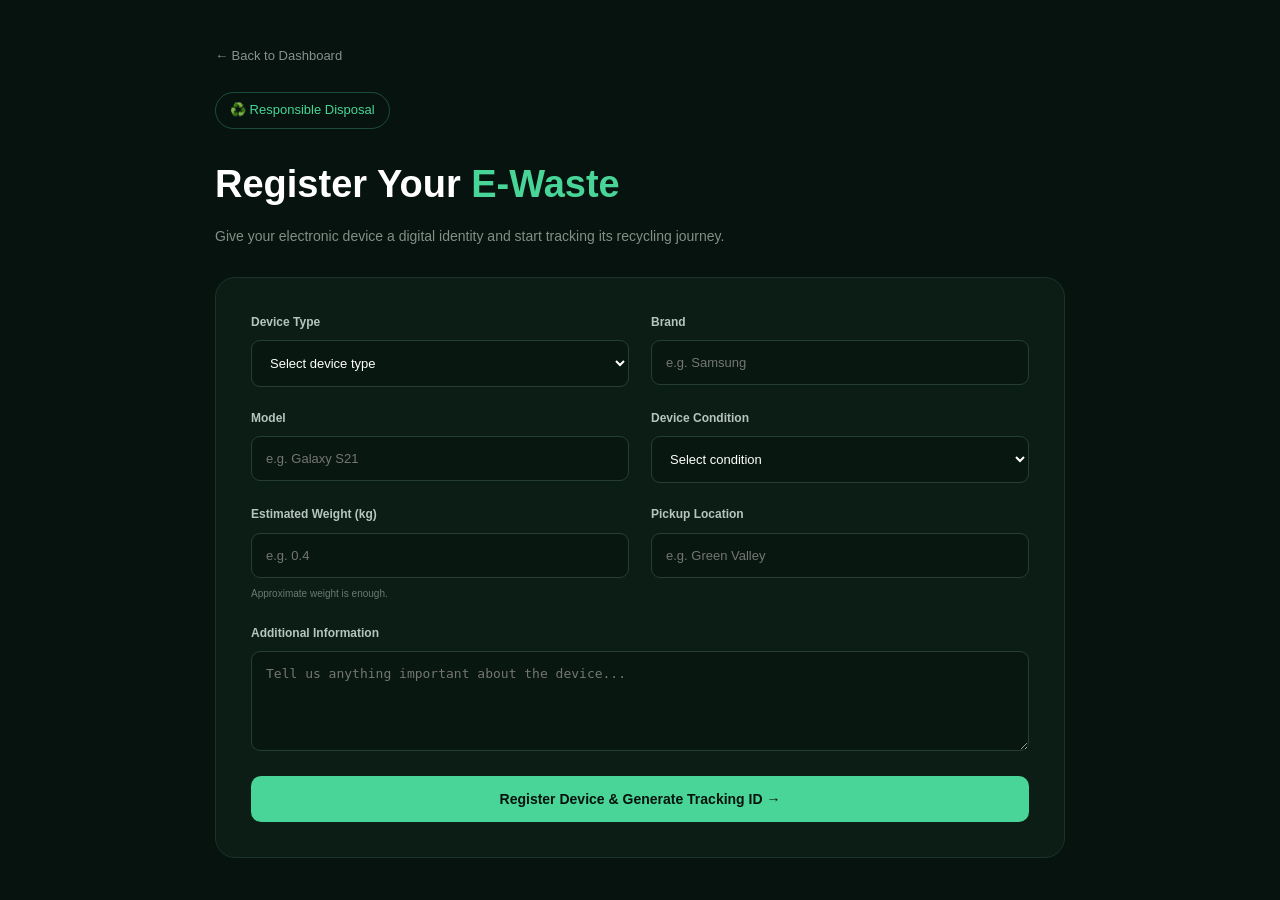
<file: register.html>
<!DOCTYPE html>
<html lang="en">

<head>

    <meta charset="UTF-8">

    <meta name="viewport" content="width=device-width, initial-scale=1.0">

    <title>E-WasteX | Register Device</title>

    <link rel="stylesheet" href="css/style.css">

    <style>

        body {
            background: #07130e;
        }

        .register-page {
            min-height: 100vh;

            display: flex;

            align-items: center;

            justify-content: center;

            padding: 40px 20px;
        }

        .register-container {
            width: 100%;
            max-width: 850px;
        }

        .back-link {
            display: inline-block;

            color: #82948b;

            text-decoration: none;

            font-size: 13px;

            margin-bottom: 25px;
        }

        .back-link:hover {
            color: #48d597;
        }

        .register-header {
            margin-bottom: 30px;
        }

        .register-header h1 {
            font-size: 38px;

            margin-bottom: 10px;
        }

        .register-header h1 span {
            color: #48d597;
        }

        .register-header p {
            color: #819087;

            font-size: 14px;
        }

        .register-card {
            background: #0c1d15;

            border: 1px solid #1b3328;

            border-radius: 20px;

            padding: 35px;
        }

        .form-grid {
            display: grid;

            grid-template-columns: 1fr 1fr;

            gap: 22px;
        }

        .form-group {
            display: flex;

            flex-direction: column;

            gap: 8px;
        }

        .form-group.full {
            grid-column: 1 / -1;
        }

        .form-group label {
            font-size: 12px;

            color: #b6c5bd;

            font-weight: 600;
        }

        .form-group input,
        .form-group select,
        .form-group textarea {
            width: 100%;

            padding: 14px;

            background: #081810;

            border: 1px solid #263e31;

            border-radius: 9px;

            color: white;

            outline: none;

            font-size: 13px;
        }

        .form-group input:focus,
        .form-group select:focus,
        .form-group textarea:focus {
            border-color: #48d597;
        }

        .form-group textarea {
            min-height: 100px;

            resize: vertical;
        }

        .form-help {
            color: #687a71;

            font-size: 10px;
        }

        .register-button {
            width: 100%;

            border: none;

            background: #48d597;

            color: #06120d;

            padding: 15px;

            border-radius: 10px;

            font-size: 14px;

            font-weight: 800;

            cursor: pointer;

            margin-top: 25px;
        }

        .register-button:hover {
            opacity: 0.9;
        }


        /* SUCCESS MESSAGE */

        .success-message {
            display: none;

            text-align: center;

            padding: 40px 20px;
        }

        .success-icon {
            width: 70px;
            height: 70px;

            margin: 0 auto 20px;

            border-radius: 50%;

            background: #48d597;

            color: #06120d;

            display: flex;

            align-items: center;

            justify-content: center;

            font-size: 30px;
        }

        .success-message h2 {
            font-size: 27px;

            margin-bottom: 10px;
        }

        .success-message p {
            color: #819087;

            font-size: 13px;

            margin-bottom: 25px;
        }

        .tracking-box {
            background: #10251a;

            border: 1px dashed #48d597;

            border-radius: 12px;

            padding: 20px;

            margin-bottom: 25px;
        }

        .tracking-box small {
            display: block;

            color: #75877e;

            font-size: 10px;

            margin-bottom: 8px;
        }

        .tracking-box strong {
            color: #48d597;

            font-size: 22px;

            letter-spacing: 1px;
        }

        .success-buttons {
            display: flex;

            justify-content: center;

            gap: 12px;
        }

        .success-buttons a {
            padding: 12px 18px;

            border-radius: 9px;

            text-decoration: none;

            font-size: 12px;

            font-weight: 700;
        }

        .dashboard-button {
            background: #48d597;

            color: #06120d;
        }

        .track-button {
            background: #12271c;

            border: 1px solid #294638;

            color: #48d597;
        }


        @media(max-width: 650px) {

            .form-grid {
                grid-template-columns: 1fr;
            }

            .form-group.full {
                grid-column: auto;
            }

            .register-card {
                padding: 25px 20px;
            }

            .register-header h1 {
                font-size: 30px;
            }

        }

    </style>

</head>


<body>


<div class="register-page">

    <div class="register-container">


        <!-- BACK -->

        <a href="dashboard.html" class="back-link">
            ← Back to Dashboard
        </a>


        <!-- HEADER -->

        <div class="register-header">

            <div class="badge">
                ♻️ Responsible Disposal
            </div>

            <h1>
                Register Your <span>E-Waste</span>
            </h1>

            <p>
                Give your electronic device a digital identity
                and start tracking its recycling journey.
            </p>

        </div>


        <!-- CARD -->

        <div class="register-card">


            <!-- FORM -->

            <form id="deviceForm">


                <div class="form-grid">


                    <!-- DEVICE TYPE -->

                    <div class="form-group">

                        <label>
                            Device Type
                        </label>

                        <select id="deviceType" required>

                            <option value="">
                                Select device type
                            </option>

                            <option value="Smartphone">
                                Smartphone
                            </option>

                            <option value="Laptop">
                                Laptop
                            </option>

                            <option value="Tablet">
                                Tablet
                            </option>

                            <option value="Television">
                                Television
                            </option>

                            <option value="Monitor">
                                Monitor
                            </option>

                            <option value="Printer">
                                Printer
                            </option>

                            <option value="Keyboard">
                                Keyboard
                            </option>

                            <option value="Headphones">
                                Headphones
                            </option>

                            <option value="Other">
                                Other
                            </option>

                        </select>

                    </div>


                    <!-- BRAND -->

                    <div class="form-group">

                        <label>
                            Brand
                        </label>

                        <input
                            type="text"
                            id="brand"
                            placeholder="e.g. Samsung"
                            required
                        >

                    </div>


                    <!-- MODEL -->

                    <div class="form-group">

                        <label>
                            Model
                        </label>

                        <input
                            type="text"
                            id="model"
                            placeholder="e.g. Galaxy S21"
                            required
                        >

                    </div>


                    <!-- CONDITION -->

                    <div class="form-group">

                        <label>
                            Device Condition
                        </label>

                        <select id="condition" required>

                            <option value="">
                                Select condition
                            </option>

                            <option value="Working">
                                Working
                            </option>

                            <option value="Damaged">
                                Damaged
                            </option>

                            <option value="Broken">
                                Broken
                            </option>

                            <option value="Not Working">
                                Not Working
                            </option>

                        </select>

                    </div>


                    <!-- WEIGHT -->

                    <div class="form-group">

                        <label>
                            Estimated Weight (kg)
                        </label>

                        <input
                            type="number"
                            id="weight"
                            placeholder="e.g. 0.4"
                            step="0.1"
                            min="0"
                            required
                        >

                        <span class="form-help">
                            Approximate weight is enough.
                        </span>

                    </div>


                    <!-- PICKUP LOCATION -->

                    <div class="form-group">

                        <label>
                            Pickup Location
                        </label>

                        <input
                            type="text"
                            id="location"
                            placeholder="e.g. Green Valley"
                            required
                        >

                    </div>


                    <!-- DESCRIPTION -->

                    <div class="form-group full">

                        <label>
                            Additional Information
                        </label>

                        <textarea
                            id="description"
                            placeholder="Tell us anything important about the device..."
                        ></textarea>

                    </div>


                </div>


                <!-- SUBMIT -->

                <button
                    type="submit"
                    class="register-button"
                >

                    Register Device & Generate Tracking ID →

                </button>


            </form>



            <!-- SUCCESS -->

            <div
                class="success-message"
                id="successMessage"
            >

                <div class="success-icon">
                    ✓
                </div>

                <h2>
                    Device Registered Successfully!
                </h2>

                <p>
                    Your device now has a digital identity.
                    You can use the tracking ID to follow its recycling journey.
                </p>


                <div class="tracking-box">

                    <small>
                        YOUR UNIQUE TRACKING ID
                    </small>

                    <strong id="trackingId">
                        EW-2026-00001
                    </strong>

                </div>


                <div class="success-buttons">

                    <a
                        href="dashboard.html"
                        class="dashboard-button"
                    >
                        Go to Dashboard
                    </a>

                    <a
                        href="track.html"
                        class="track-button"
                        id="trackDevice"
                    >
                        Track Device
                    </a>

                </div>

            </div>


        </div>

    </div>

</div>



<script>

    const deviceForm =
        document.getElementById("deviceForm");

    const successMessage =
        document.getElementById("successMessage");

    const trackingIdElement =
        document.getElementById("trackingId");


    deviceForm.addEventListener("submit", function(event) {

        event.preventDefault();


        /* GET FORM VALUES */

        const deviceType =
            document.getElementById("deviceType").value;

        const brand =
            document.getElementById("brand").value;

        const model =
            document.getElementById("model").value;

        const condition =
            document.getElementById("condition").value;

        const weight =
            document.getElementById("weight").value;

        const location =
            document.getElementById("location").value;

        const description =
            document.getElementById("description").value;


        /* CREATE UNIQUE ID */

        const randomNumber =
            Math.floor(10000 + Math.random() * 90000);

        const trackingID =
            "EW-2026-" + randomNumber;


        /* CREATE DEVICE OBJECT */

        const device = {

            id: trackingID,

            type: deviceType,

            brand: brand,

            model: model,

            condition: condition,

            weight: weight,

            location: location,

            description: description,

            status: "Registered",

            date: new Date().toLocaleString(),

            reward: 0

        };


        /* SAVE DEVICE */

        localStorage.setItem(
            "ewasteDevice",
            JSON.stringify(device)
        );


        /* SHOW SUCCESS */

        trackingIdElement.textContent =
            trackingID;

        deviceForm.style.display = "none";

        successMessage.style.display = "block";


        console.log("Device registered:", device);

    });

</script>


</body>

</html>
</file>
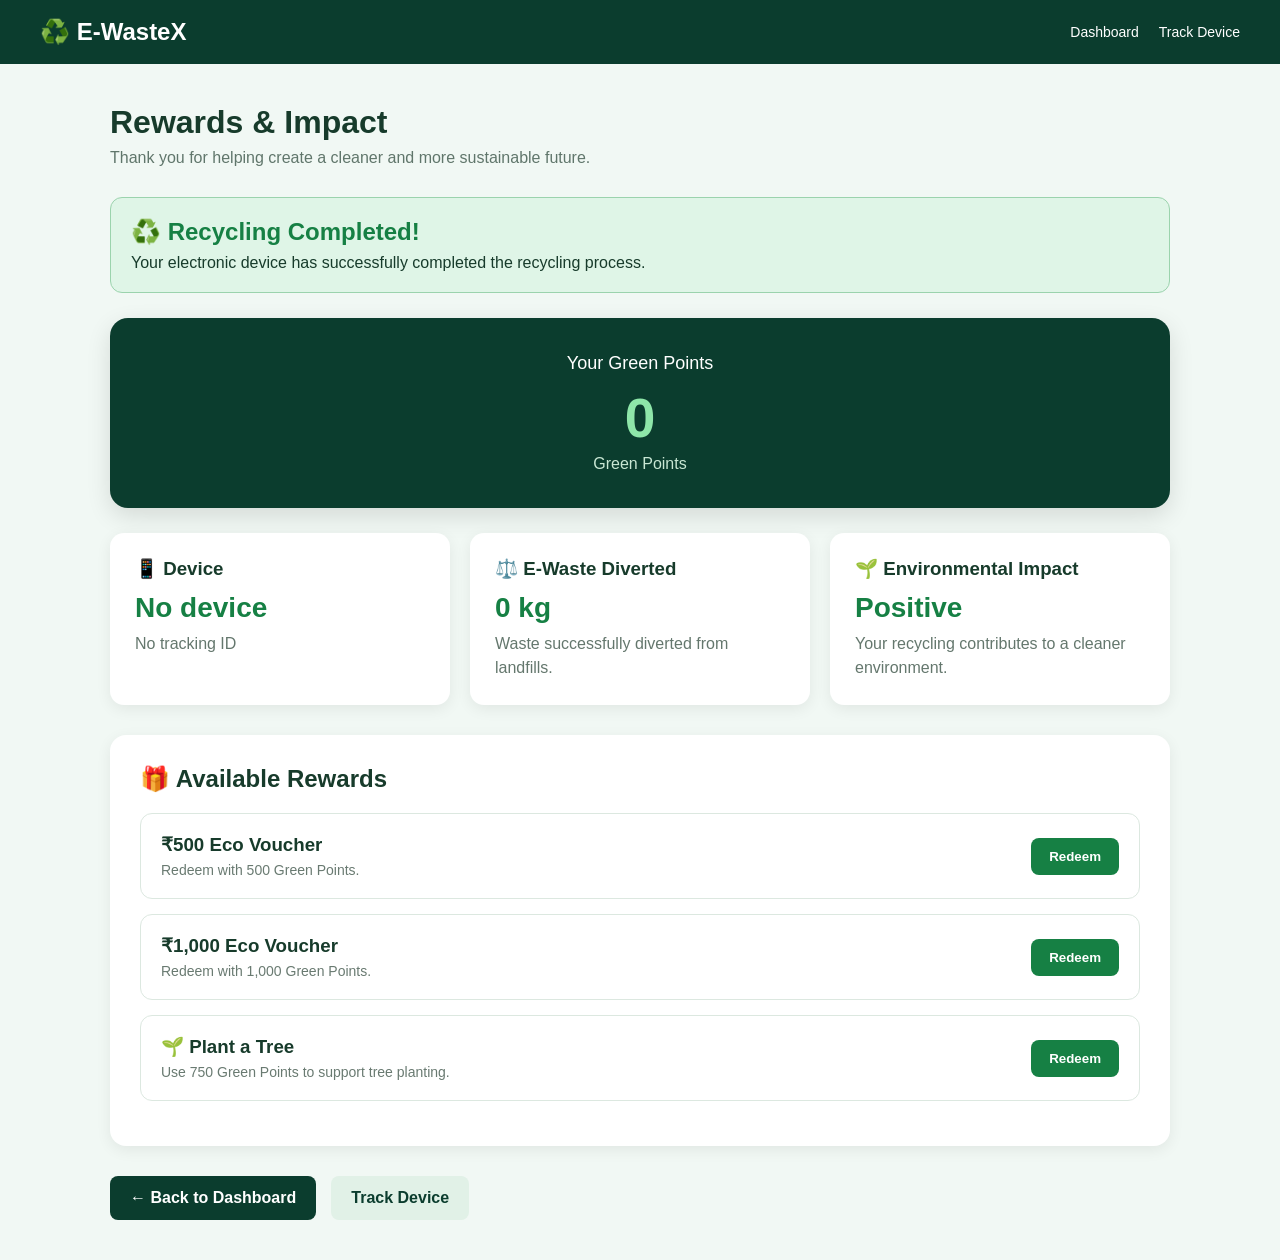
<file: rewards.html>
<!DOCTYPE html>
<html lang="en">
<head>
    <meta charset="UTF-8">
    <meta name="viewport" content="width=device-width, initial-scale=1.0">

    <title>E-WasteX - Rewards</title>

    <style>
        * {
            margin: 0;
            padding: 0;
            box-sizing: border-box;
            font-family: Arial, sans-serif;
        }

        body {
            background: #f1f8f4;
            color: #173b2b;
        }

        .navbar {
            background: #0b3d2e;
            color: white;
            padding: 18px 40px;
            display: flex;
            justify-content: space-between;
            align-items: center;
        }

        .logo {
            font-size: 24px;
            font-weight: bold;
        }

        .nav-links {
            display: flex;
            gap: 20px;
        }

        .nav-links a {
            color: white;
            text-decoration: none;
            font-size: 14px;
        }

        .container {
            max-width: 1100px;
            margin: 40px auto;
            padding: 0 20px;
        }

        .header {
            margin-bottom: 30px;
        }

        .header h1 {
            font-size: 32px;
            margin-bottom: 8px;
        }

        .header p {
            color: #60766b;
        }

        .success {
            background: #dff5e7;
            border: 1px solid #9bd3ad;
            padding: 20px;
            border-radius: 12px;
            margin-bottom: 25px;
        }

        .success h2 {
            color: #168044;
            margin-bottom: 8px;
        }

        .points-card {
            background: #0b3d2e;
            color: white;
            border-radius: 18px;
            padding: 35px;
            text-align: center;
            margin-bottom: 25px;
            box-shadow: 0 8px 25px rgba(0,0,0,0.12);
        }

        .points-card h3 {
            font-size: 18px;
            font-weight: normal;
            margin-bottom: 12px;
        }

        .points {
            font-size: 55px;
            font-weight: bold;
            color: #8ee6a9;
        }

        .points-label {
            margin-top: 5px;
            color: #c9e7d4;
        }

        .grid {
            display: grid;
            grid-template-columns: repeat(3, 1fr);
            gap: 20px;
            margin-bottom: 30px;
        }

        .card {
            background: white;
            border-radius: 14px;
            padding: 25px;
            box-shadow: 0 4px 15px rgba(0,0,0,0.07);
        }

        .card h3 {
            margin-bottom: 12px;
        }

        .card p {
            color: #64776d;
            line-height: 1.5;
        }

        .value {
            font-size: 28px;
            font-weight: bold;
            color: #168044;
            margin-bottom: 8px;
        }

        .rewards-section {
            background: white;
            padding: 30px;
            border-radius: 16px;
            box-shadow: 0 4px 15px rgba(0,0,0,0.07);
        }

        .rewards-section h2 {
            margin-bottom: 20px;
        }

        .reward-item {
            border: 1px solid #dce8e0;
            border-radius: 12px;
            padding: 20px;
            margin-bottom: 15px;
            display: flex;
            justify-content: space-between;
            align-items: center;
        }

        .reward-info h3 {
            margin-bottom: 6px;
        }

        .reward-info p {
            color: #697a71;
            font-size: 14px;
        }

        .redeem-btn {
            background: #168044;
            color: white;
            border: none;
            padding: 11px 18px;
            border-radius: 8px;
            cursor: pointer;
            font-weight: bold;
        }

        .redeem-btn:hover {
            background: #106b37;
        }

        .redeem-btn:disabled {
            background: #aab8af;
            cursor: not-allowed;
        }

        .buttons {
            display: flex;
            gap: 15px;
            margin-top: 30px;
        }

        .btn {
            text-decoration: none;
            padding: 13px 20px;
            border-radius: 8px;
            font-weight: bold;
        }

        .dashboard-btn {
            background: #0b3d2e;
            color: white;
        }

        .track-btn {
            background: #e1f1e7;
            color: #0b3d2e;
        }

        .message {
            display: none;
            background: #dff5e7;
            color: #176c3a;
            padding: 15px;
            border-radius: 8px;
            margin-top: 15px;
        }

        @media (max-width: 750px) {
            .grid {
                grid-template-columns: 1fr;
            }

            .navbar {
                padding: 15px 20px;
            }

            .nav-links {
                gap: 10px;
            }

            .reward-item {
                flex-direction: column;
                align-items: flex-start;
                gap: 15px;
            }

            .points {
                font-size: 45px;
            }
        }
    </style>
</head>

<body>

    <!-- NAVBAR -->
    <div class="navbar">

        <div class="logo">
            ♻️ E-WasteX
        </div>

        <div class="nav-links">
            <a href="dashboard.html">Dashboard</a>
            <a href="track.html">Track Device</a>
        </div>

    </div>


    <div class="container">

        <!-- HEADER -->
        <div class="header">
            <h1>Rewards & Impact</h1>
            <p>Thank you for helping create a cleaner and more sustainable future.</p>
        </div>


        <!-- SUCCESS MESSAGE -->
        <div class="success">

            <h2>♻️ Recycling Completed!</h2>

            <p>
                Your electronic device has successfully completed the recycling process.
            </p>

        </div>


        <!-- POINTS -->
        <div class="points-card">

            <h3>Your Green Points</h3>

            <div class="points" id="points">
                0
            </div>

            <div class="points-label">
                Green Points
            </div>

        </div>


        <!-- STATS -->
        <div class="grid">

            <div class="card">

                <h3>📱 Device</h3>

                <div class="value" id="deviceName">
                    -
                </div>

                <p id="trackingID">
                    Tracking ID: -
                </p>

            </div>


            <div class="card">

                <h3>⚖️ E-Waste Diverted</h3>

                <div class="value" id="weight">
                    0 kg
                </div>

                <p>
                    Waste successfully diverted from landfills.
                </p>

            </div>


            <div class="card">

                <h3>🌱 Environmental Impact</h3>

                <div class="value">
                    Positive
                </div>

                <p>
                    Your recycling contributes to a cleaner environment.
                </p>

            </div>

        </div>


        <!-- REWARDS -->
        <div class="rewards-section">

            <h2>🎁 Available Rewards</h2>

            <div class="reward-item">

                <div class="reward-info">

                    <h3>₹500 Eco Voucher</h3>

                    <p>
                        Redeem with 500 Green Points.
                    </p>

                </div>

                <button
                    class="redeem-btn"
                    id="reward500"
                    onclick="redeemReward(500, '₹500 Eco Voucher')">

                    Redeem

                </button>

            </div>


            <div class="reward-item">

                <div class="reward-info">

                    <h3>₹1,000 Eco Voucher</h3>

                    <p>
                        Redeem with 1,000 Green Points.
                    </p>

                </div>

                <button
                    class="redeem-btn"
                    id="reward1000"
                    onclick="redeemReward(1000, '₹1,000 Eco Voucher')">

                    Redeem

                </button>

            </div>


            <div class="reward-item">

                <div class="reward-info">

                    <h3>🌱 Plant a Tree</h3>

                    <p>
                        Use 750 Green Points to support tree planting.
                    </p>

                </div>

                <button
                    class="redeem-btn"
                    id="reward750"
                    onclick="redeemReward(750, 'Plant a Tree')">

                    Redeem

                </button>

            </div>


            <div
                class="message"
                id="message">
            </div>

        </div>


        <!-- BUTTONS -->
        <div class="buttons">

            <a
                href="dashboard.html"
                class="btn dashboard-btn">

                ← Back to Dashboard

            </a>

            <a
                href="track.html"
                class="btn track-btn">

                Track Device

            </a>

        </div>

    </div>


    <script>

        // Get the saved device
        let device = JSON.parse(
            localStorage.getItem("ewasteDevice")
        );


        // If no device exists
        if (!device) {

            document.getElementById("deviceName").textContent =
                "No device";

            document.getElementById("trackingID").textContent =
                "No tracking ID";

        }

        else {

            // Device name
            document.getElementById("deviceName").textContent =
                device.brand + " " + device.model;


            // Tracking ID
            document.getElementById("trackingID").textContent =
                "Tracking ID: " + device.id;


            // Weight
            document.getElementById("weight").textContent =
                (parseFloat(device.weight) || 0) + " kg";


            // Green Points
            document.getElementById("points").textContent =
                device.reward || 0;

        }


        // Redeem reward
        function redeemReward(cost, rewardName) {

            if (!device) {

                showMessage(
                    "No registered device found."
                );

                return;
            }


            let currentPoints =
                Number(device.reward) || 0;


            if (currentPoints < cost) {

                showMessage(
                    "You need " +
                    (cost - currentPoints) +
                    " more Green Points."
                );

                return;
            }


            // Remove points
            device.reward =
                currentPoints - cost;


            // Save new points
            localStorage.setItem(
                "ewasteDevice",
                JSON.stringify(device)
            );


            // Update screen
            document.getElementById("points").textContent =
                device.reward;


            showMessage(
                "✓ " +
                rewardName +
                " redeemed successfully!"
            );

        }


        // Show message
        function showMessage(text) {

            const message =
                document.getElementById("message");

            message.textContent = text;

            message.style.display = "block";

        }

    </script>

</body>
</html>
</file>
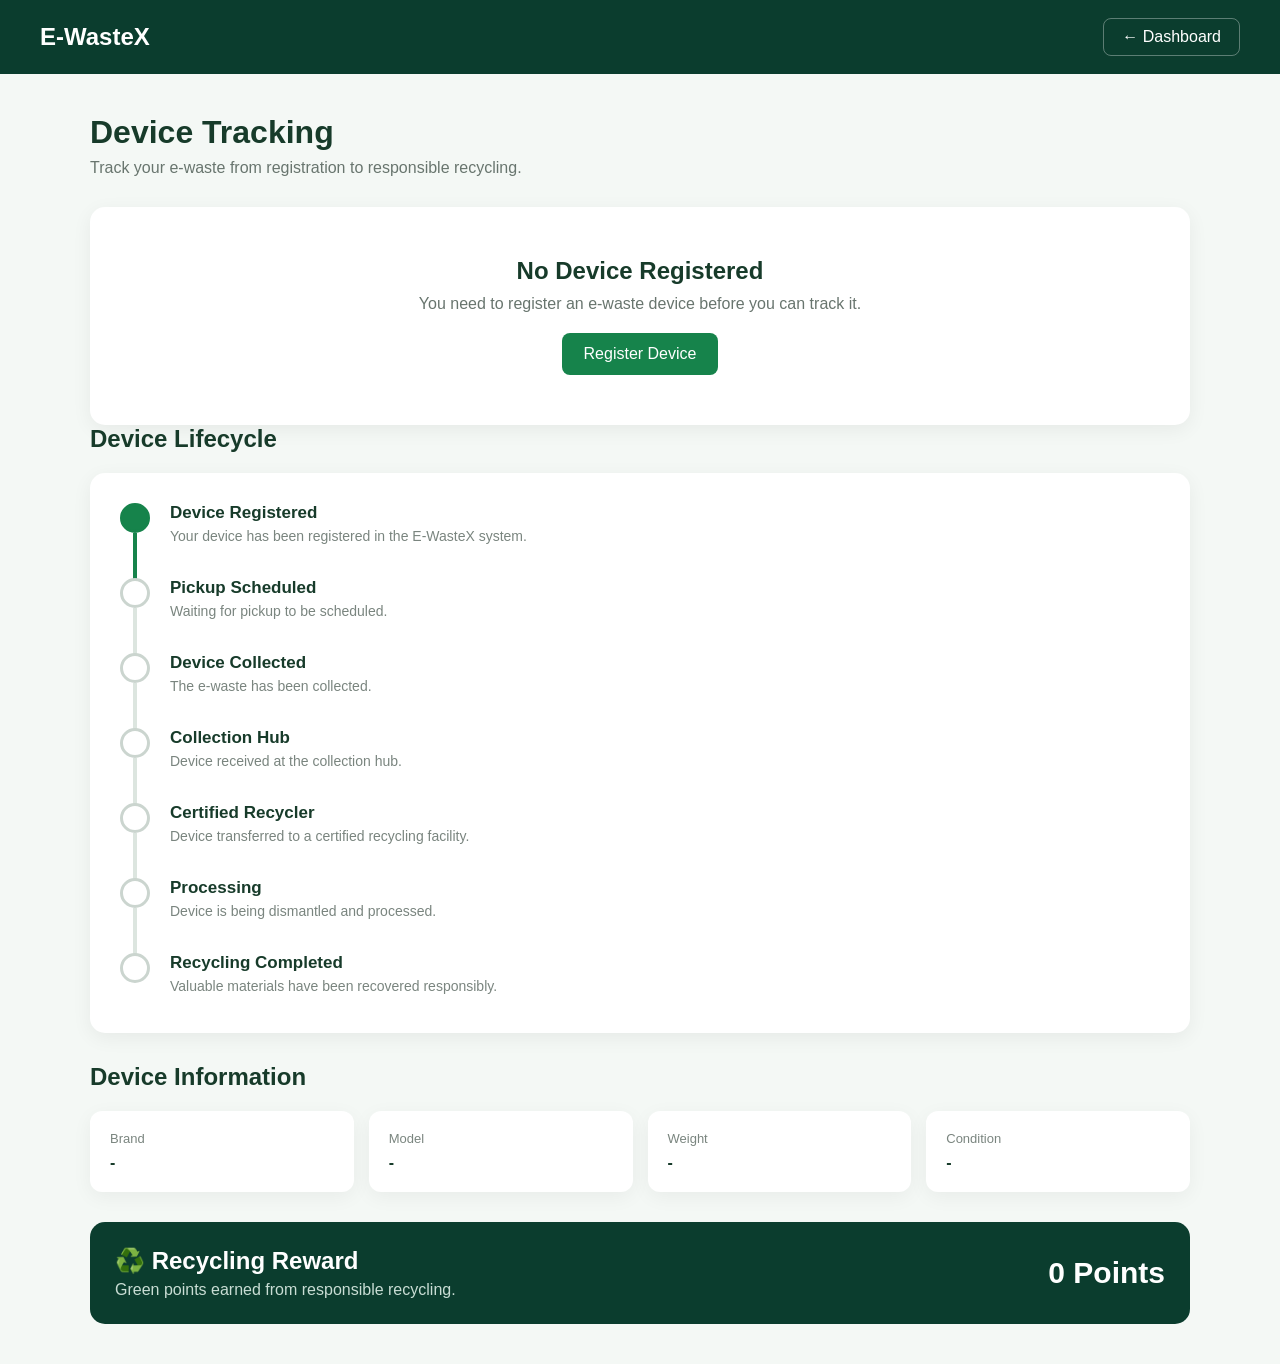
<file: track.html>
<!DOCTYPE html>
<html lang="en">
<head>
    <meta charset="UTF-8">
    <meta name="viewport" content="width=device-width, initial-scale=1.0">

    <title>E-WasteX | Track Device</title>

    <style>

        * {
            margin: 0;
            padding: 0;
            box-sizing: border-box;
            font-family: Arial, sans-serif;
        }

        body {
            background: #f4f8f5;
            color: #173b2a;
        }

        /* NAVBAR */

        .navbar {
            background: #0b3d2e;
            color: white;
            padding: 18px 40px;
            display: flex;
            justify-content: space-between;
            align-items: center;
        }

        .logo {
            font-size: 24px;
            font-weight: bold;
        }

        .back-btn {
            text-decoration: none;
            color: white;
            border: 1px solid #ffffff55;
            padding: 9px 18px;
            border-radius: 8px;
        }

        .back-btn:hover {
            background: #ffffff15;
        }

        /* MAIN */

        .container {
            width: 90%;
            max-width: 1100px;
            margin: 40px auto;
        }

        .page-title {
            margin-bottom: 30px;
        }

        .page-title h1 {
            font-size: 32px;
            margin-bottom: 8px;
        }

        .page-title p {
            color: #68756e;
        }

        /* DEVICE CARD */

        .device-card {
            background: white;
            border-radius: 15px;
            padding: 25px;
            box-shadow: 0 5px 20px rgba(0,0,0,0.06);
            margin-bottom: 30px;
        }

        .device-header {
            display: flex;
            justify-content: space-between;
            align-items: center;
            gap: 20px;
        }

        .device-header h2 {
            margin-bottom: 7px;
        }

        .tracking-id {
            color: #718078;
            font-size: 14px;
        }

        .status {
            background: #e5f7ed;
            color: #16834b;
            padding: 10px 18px;
            border-radius: 30px;
            font-weight: bold;
        }

        /* LIFECYCLE */

        .section-title {
            margin-bottom: 20px;
        }

        .timeline {
            background: white;
            padding: 30px;
            border-radius: 15px;
            box-shadow: 0 5px 20px rgba(0,0,0,0.06);
        }

        .timeline-item {
            display: flex;
            align-items: flex-start;
            position: relative;
            min-height: 75px;
        }

        .timeline-item:last-child {
            min-height: 50px;
        }

        .circle {
            width: 30px;
            height: 30px;
            border-radius: 50%;
            border: 3px solid #cbd5cf;
            background: white;
            flex-shrink: 0;
            z-index: 2;
        }

        .completed .circle {
            background: #16834b;
            border-color: #16834b;
        }

        .current .circle {
            background: #f0a500;
            border-color: #f0a500;
        }

        .line {
            position: absolute;
            left: 13px;
            top: 30px;
            width: 4px;
            height: 48px;
            background: #dce5df;
        }

        .completed .line {
            background: #16834b;
        }

        .timeline-content {
            margin-left: 20px;
        }

        .timeline-content h3 {
            font-size: 17px;
            margin-bottom: 5px;
        }

        .timeline-content p {
            color: #7a857f;
            font-size: 14px;
        }

        /* DEVICE INFORMATION */

        .info-section {
            margin-top: 30px;
        }

        .info-grid {
            display: grid;
            grid-template-columns: repeat(4, 1fr);
            gap: 15px;
        }

        .info-box {
            background: white;
            padding: 20px;
            border-radius: 12px;
            box-shadow: 0 5px 20px rgba(0,0,0,0.05);
        }

        .info-box span {
            display: block;
            color: #7a857f;
            font-size: 13px;
            margin-bottom: 8px;
        }

        .info-box strong {
            font-size: 16px;
        }

        /* REWARD */

        .reward {
            margin-top: 30px;
            background: #0b3d2e;
            color: white;
            padding: 25px;
            border-radius: 15px;
            display: flex;
            justify-content: space-between;
            align-items: center;
        }

        .reward h2 {
            margin-bottom: 6px;
        }

        .reward p {
            color: #c9ddd4;
        }

        .points {
            font-size: 30px;
            font-weight: bold;
        }

        /* NO DEVICE */

        .no-device {
            background: white;
            padding: 50px;
            text-align: center;
            border-radius: 15px;
            box-shadow: 0 5px 20px rgba(0,0,0,0.06);
        }

        .no-device h2 {
            margin-bottom: 10px;
        }

        .no-device p {
            color: #68756e;
            margin-bottom: 20px;
        }

        .register-btn {
            display: inline-block;
            background: #16834b;
            color: white;
            text-decoration: none;
            padding: 12px 22px;
            border-radius: 8px;
        }

        /* MOBILE */

        @media (max-width: 700px) {

            .navbar {
                padding: 15px 20px;
            }

            .container {
                width: 92%;
                margin: 25px auto;
            }

            .device-header {
                flex-direction: column;
                align-items: flex-start;
            }

            .info-grid {
                grid-template-columns: repeat(2, 1fr);
            }

            .reward {
                flex-direction: column;
                align-items: flex-start;
                gap: 15px;
            }
        }

    </style>
</head>

<body>

    <!-- NAVBAR -->

    <nav class="navbar">

        <div class="logo">
            E-WasteX
        </div>

        <a href="dashboard.html" class="back-btn">
            ← Dashboard
        </a>

    </nav>


    <!-- MAIN CONTENT -->

    <main class="container">

        <div class="page-title">

            <h1>Device Tracking</h1>

            <p>
                Track your e-waste from registration to responsible recycling.
            </p>

        </div>


        <!-- DEVICE INFORMATION -->

        <div id="deviceArea">

            <!-- JavaScript will put the device here -->

        </div>


        <!-- LIFECYCLE -->

        <h2 class="section-title">
            Device Lifecycle
        </h2>

        <div class="timeline">

            <!-- REGISTERED -->

            <div class="timeline-item completed" id="registered">

                <div class="circle"></div>

                <div class="line"></div>

                <div class="timeline-content">

                    <h3>Device Registered</h3>

                    <p>
                        Your device has been registered in the E-WasteX system.
                    </p>

                </div>

            </div>


            <!-- PICKUP -->

            <div class="timeline-item" id="pickup">

                <div class="circle"></div>

                <div class="line"></div>

                <div class="timeline-content">

                    <h3>Pickup Scheduled</h3>

                    <p>
                        Waiting for pickup to be scheduled.
                    </p>

                </div>

            </div>


            <!-- COLLECTED -->

            <div class="timeline-item" id="collected">

                <div class="circle"></div>

                <div class="line"></div>

                <div class="timeline-content">

                    <h3>Device Collected</h3>

                    <p>
                        The e-waste has been collected.
                    </p>

                </div>

            </div>


            <!-- HUB -->

            <div class="timeline-item" id="hub">

                <div class="circle"></div>

                <div class="line"></div>

                <div class="timeline-content">

                    <h3>Collection Hub</h3>

                    <p>
                        Device received at the collection hub.
                    </p>

                </div>

            </div>


            <!-- RECYCLER -->

            <div class="timeline-item" id="recycler">

                <div class="circle"></div>

                <div class="line"></div>

                <div class="timeline-content">

                    <h3>Certified Recycler</h3>

                    <p>
                        Device transferred to a certified recycling facility.
                    </p>

                </div>

            </div>


            <!-- PROCESSING -->

            <div class="timeline-item" id="processing">

                <div class="circle"></div>

                <div class="line"></div>

                <div class="timeline-content">

                    <h3>Processing</h3>

                    <p>
                        Device is being dismantled and processed.
                    </p>

                </div>

            </div>


            <!-- RECYCLED -->

            <div class="timeline-item" id="recycled">

                <div class="circle"></div>

                <div class="timeline-content">

                    <h3>Recycling Completed</h3>

                    <p>
                        Valuable materials have been recovered responsibly.
                    </p>

                </div>

            </div>

        </div>


        <!-- DEVICE INFORMATION -->

        <div class="info-section">

            <h2 class="section-title">
                Device Information
            </h2>

            <div class="info-grid">

                <div class="info-box">

                    <span>Brand</span>

                    <strong id="brand">
                        -
                    </strong>

                </div>


                <div class="info-box">

                    <span>Model</span>

                    <strong id="model">
                        -
                    </strong>

                </div>


                <div class="info-box">

                    <span>Weight</span>

                    <strong id="weight">
                        -
                    </strong>

                </div>


                <div class="info-box">

                    <span>Condition</span>

                    <strong id="condition">
                        -
                    </strong>

                </div>

            </div>

        </div>


        <!-- REWARD -->

        <div class="reward">

            <div>

                <h2>
                    ♻️ Recycling Reward
                </h2>

                <p>
                    Green points earned from responsible recycling.
                </p>

            </div>

            <div class="points" id="reward">
                0 Points
            </div>

        </div>

    </main>


    <!-- JAVASCRIPT -->

    <script>

        // Get registered device

        const device =
            JSON.parse(
                localStorage.getItem("ewasteDevice")
            );


        // If there is no registered device

        if (!device) {

            document.getElementById("deviceArea").innerHTML = `

                <div class="no-device">

                    <h2>No Device Registered</h2>

                    <p>
                        You need to register an e-waste device before you can track it.
                    </p>

                    <a href="register.html" class="register-btn">
                        Register Device
                    </a>

                </div>

            `;

        }

        else {

            // Show device information

            document.getElementById("deviceArea").innerHTML = `

                <div class="device-card">

                    <div class="device-header">

                        <div>

                            <h2>
                                ${device.brand} ${device.model}
                            </h2>

                            <p class="tracking-id">
                                Tracking ID: ${device.id}
                            </p>

                        </div>

                        <div class="status">
                            🟢 ${device.status}
                        </div>

                    </div>

                </div>

            `;


            // Device information

            document.getElementById("brand").textContent =
                device.brand || "-";

            document.getElementById("model").textContent =
                device.model || "-";

            document.getElementById("weight").textContent =
                device.weight ? device.weight + " kg" : "-";

            document.getElementById("condition").textContent =
                device.condition || "-";


            // Reward

            document.getElementById("reward").textContent =
                (device.reward || 0) + " Points";


            /*
                UPDATE LIFECYCLE
                ACCORDING TO DEVICE STATUS
            */

            const status = device.status;


            if (
                status === "Registered"
            ) {

                setCompleted("registered");

            }


            else if (
                status === "Pickup Scheduled"
            ) {

                setCompleted("registered");

                setCompleted("pickup");

                setCurrent("pickup");

            }


            else if (
                status === "Collected"
            ) {

                setCompleted("registered");

                setCompleted("pickup");

                setCompleted("collected");

                setCurrent("collected");

            }


            else if (
                status === "Collection Hub"
            ) {

                setCompleted("registered");

                setCompleted("pickup");

                setCompleted("collected");

                setCompleted("hub");

                setCurrent("hub");

            }


            else if (
                status === "Certified Recycler"
            ) {

                setCompleted("registered");

                setCompleted("pickup");

                setCompleted("collected");

                setCompleted("hub");

                setCompleted("recycler");

                setCurrent("recycler");

            }


            else if (
                status === "Processing"
            ) {

                setCompleted("registered");

                setCompleted("pickup");

                setCompleted("collected");

                setCompleted("hub");

                setCompleted("recycler");

                setCompleted("processing");

                setCurrent("processing");

            }


            else if (
                status === "Recycled"
            ) {

                setCompleted("registered");

                setCompleted("pickup");

                setCompleted("collected");

                setCompleted("hub");

                setCompleted("recycler");

                setCompleted("processing");

                setCompleted("recycled");

            }

        }


        // Mark step as completed

        function setCompleted(id) {

            const element =
                document.getElementById(id);

            if (element) {

                element.classList.add("completed");

            }

        }


        // Mark step as current

        function setCurrent(id) {

            const element =
                document.getElementById(id);

            if (element) {

                element.classList.add("current");

            }

        }

    </script>

</body>
</html>
</file>
<file: css/style.css>
* {
    margin: 0;
    padding: 0;
    box-sizing: border-box;
}

html {
    scroll-behavior: smooth;
}

body {
    font-family: Arial, Helvetica, sans-serif;
    background: #07130e;
    color: white;
    line-height: 1.6;
}


/* NAVBAR */

.navbar {
    height: 80px;
    padding: 0 7%;
    display: flex;
    align-items: center;
    justify-content: space-between;

    border-bottom: 1px solid rgba(255,255,255,0.08);

    position: sticky;
    top: 0;

    background: rgba(7,19,14,0.95);

    z-index: 100;
}

.logo {
    font-size: 24px;
    font-weight: 800;
}

.logo span {
    color: #48d597;
}

.navbar nav {
    display: flex;
    gap: 35px;
}

.navbar nav a {
    color: #b9c9c0;
    text-decoration: none;
    font-size: 14px;
}

.navbar nav a:hover {
    color: #48d597;
}

.nav-button,
.primary-button {
    background: #48d597;
    color: #06120d;
    padding: 13px 22px;
    border-radius: 10px;
    text-decoration: none;
    font-weight: 700;
}


/* HERO */

.hero {
    min-height: 700px;
    padding: 100px 7%;

    display: grid;
    grid-template-columns: 1fr 0.9fr;

    align-items: center;

    gap: 80px;
}

.hero-content {
    max-width: 650px;
}

.badge {
    display: inline-block;

    padding: 7px 14px;

    border: 1px solid rgba(72,213,151,0.3);

    border-radius: 50px;

    color: #48d597;

    font-size: 13px;

    margin-bottom: 25px;
}

.hero h1 {
    font-size: 68px;
    line-height: 1.05;

    margin-bottom: 25px;
}

.hero h1 span,
.section-heading span {
    color: #48d597;
}

.hero p {
    color: #aebdb5;

    font-size: 18px;

    max-width: 580px;

    margin-bottom: 35px;
}

.hero-buttons {
    display: flex;
    gap: 15px;
}

.secondary-button {
    padding: 13px 22px;

    border: 1px solid #31453c;

    border-radius: 10px;

    text-decoration: none;

    color: white;
}


/* HERO CARD */

.hero-card {
    background: #0c1d15;

    border: 1px solid #1b3328;

    padding: 25px;

    border-radius: 20px;

    box-shadow: 0 25px 80px rgba(0,0,0,0.3);
}

.device-card {
    background: #11251b;

    padding: 18px;

    border-radius: 14px;

    display: flex;

    align-items: center;

    gap: 15px;
}

.device-icon {
    width: 55px;
    height: 55px;

    display: flex;
    align-items: center;
    justify-content: center;

    background: #183a2b;

    border-radius: 12px;

    font-size: 25px;
}

.device-card h3 {
    font-size: 15px;
}

.device-card p {
    font-size: 11px;

    color: #83958c;
}

.device-card strong {
    font-size: 12px;
}

.status {
    margin-left: auto;

    font-size: 11px;

    color: #48d597;
}


/* JOURNEY */

.journey {
    margin-top: 25px;
}

.journey-item {
    display: flex;

    gap: 15px;

    align-items: center;
}

.journey-item > span {
    width: 35px;
    height: 35px;

    border-radius: 50%;

    background: #193326;

    display: flex;

    align-items: center;

    justify-content: center;

    color: #84988d;

    font-size: 12px;
}

.journey-item.active > span {
    background: #48d597;
    color: #06120d;
}

.journey-item strong {
    display: block;

    font-size: 13px;
}

.journey-item small {
    color: #708178;

    font-size: 11px;
}

.journey-line {
    width: 2px;

    height: 28px;

    background: #263d31;

    margin-left: 17px;
}


/* STATS */

.stats {
    display: grid;

    grid-template-columns: repeat(4,1fr);

    padding: 45px 7%;

    border-top: 1px solid #17291f;

    border-bottom: 1px solid #17291f;
}

.stats div {
    text-align: center;

    border-right: 1px solid #20352a;
}

.stats div:last-child {
    border-right: none;
}

.stats h2 {
    color: #48d597;

    font-size: 32px;
}

.stats p {
    color: #82948b;

    font-size: 13px;
}


/* SECTIONS */

.section {
    padding: 120px 7%;
}

.section-heading {
    max-width: 700px;

    margin-bottom: 60px;
}

.section-heading h2 {
    font-size: 45px;

    line-height: 1.1;

    margin-bottom: 20px;
}

.section-heading p {
    color: #8e9e96;
}


/* STEPS */

.steps {
    display: grid;

    grid-template-columns: repeat(4,1fr);

    gap: 20px;
}

.step {
    background: #0c1d15;

    padding: 30px;

    border: 1px solid #1a3025;

    border-radius: 15px;

    transition: 0.3s;
}

.step:hover {
    transform: translateY(-8px);

    border-color: #48d597;
}

.step-number {
    color: #48d597;

    font-size: 14px;

    margin-bottom: 30px;
}

.step h3 {
    margin-bottom: 10px;
}

.step p {
    color: #819087;

    font-size: 14px;
}


/* IMPACT */

.impact {
    padding: 100px 7%;

    display: grid;

    grid-template-columns: 1fr 400px;

    gap: 100px;

    align-items: center;

    background: #0a1811;
}

.impact h2 {
    font-size: 50px;

    line-height: 1.1;

    margin-bottom: 20px;
}

.impact p {
    color: #92a199;

    margin-bottom: 30px;

    max-width: 550px;
}

.impact-card {
    background: #10251a;

    padding: 35px;

    border-radius: 20px;

    border: 1px solid #1d392c;
}

.impact-number {
    font-size: 60px;

    font-weight: 800;

    color: #48d597;

    margin: 20px 0;
}

.impact-number span {
    font-size: 18px;

    color: #82948b;
}

.progress {
    height: 8px;

    background: #1b3327;

    border-radius: 20px;

    margin: 20px 0;
}

.progress-bar {
    height: 100%;

    width: 70%;

    background: #48d597;

    border-radius: 20px;
}


/* FOOTER */

footer {
    padding: 50px 7%;

    border-top: 1px solid #1a2c23;

    color: #73827b;
}

footer p {
    margin-top: 10px;

    font-size: 13px;
}


/* RESPONSIVE */

@media(max-width: 900px) {

    .navbar nav {
        display: none;
    }

    .hero {
        grid-template-columns: 1fr;

        padding-top: 60px;
    }

    .hero h1 {
        font-size: 48px;
    }

    .stats {
        grid-template-columns: repeat(2,1fr);

        gap: 30px;
    }

    .stats div {
        border-right: none;
    }

    .steps {
        grid-template-columns: 1fr 1fr;
    }

    .impact {
        grid-template-columns: 1fr;
    }
}


@media(max-width: 600px) {

    .hero h1 {
        font-size: 40px;
    }

    .steps {
        grid-template-columns: 1fr;
    }

    .stats {
        grid-template-columns: 1fr;
    }

    .nav-button {
        display: none;
    }
}
</file>
